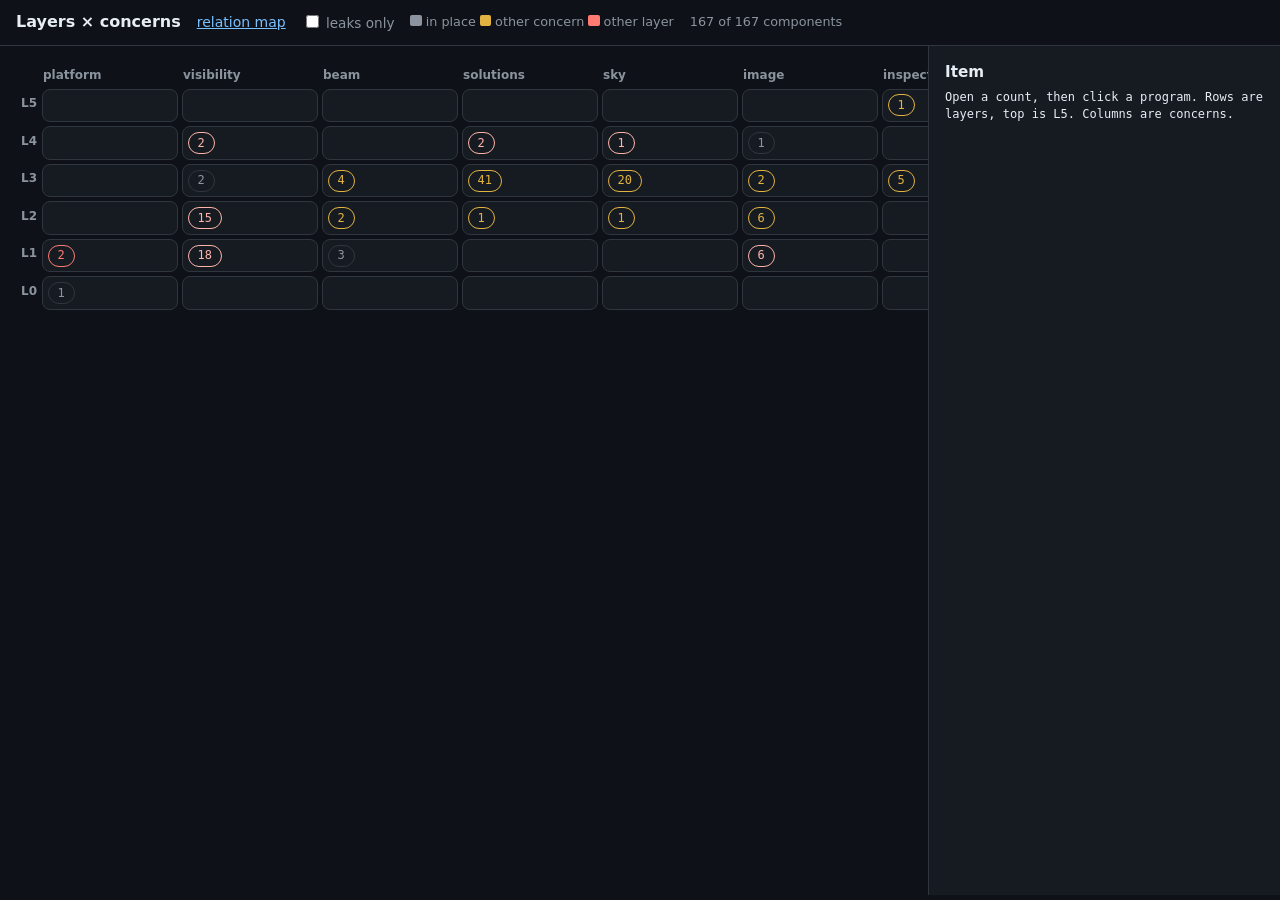
<file: gaps.html>
<!DOCTYPE html>
<html lang="en">
<head>
<meta charset="utf-8">
<meta name="viewport" content="width=device-width, initial-scale=1">
<title>Layers × concerns</title>
<style>
  :root {
    --bg:#0e1117; --panel:#161b22; --border:#30363d; --text:#e6edf3;
    --muted:#8b949e; --leak:#e3b341; --move:#ff7b72; --ok:#8b949e;
  }
  * { box-sizing: border-box; }
  body { margin:0; background:var(--bg); color:var(--text);
    font:14px/1.4 ui-sans-serif, system-ui, sans-serif; }
  header { padding:.7rem 1rem; border-bottom:1px solid var(--border);
    display:flex; flex-wrap:wrap; gap:.6rem 1rem; align-items:center; }
  h1 { font-size:1rem; margin:0; }
  a { color:#79c0ff; }
  label { color:var(--muted); font-size:.85rem; }
  html, body { height:100%; }
  #layout { display:flex; height:calc(100% - 3.2rem); min-height:0; }
  .board { flex:1; overflow:auto; padding:1rem; min-width:0; }
  #side {
    width:22rem; max-width:40vw; overflow:auto;
    border-left:1px solid var(--border); padding:.8rem 1rem 2rem;
    background:var(--panel);
  }
  #side h2 { font-size:.95rem; margin:.2rem 0 .4rem; }
  table { border-collapse:separate; border-spacing:4px; min-width:1100px; }
  th, td { vertical-align:top; }
  th { color:var(--muted); font-weight:600; font-size:.75rem; text-align:left; }
  th.lay { width:2.4rem; text-align:right; padding-top:.4rem; }
  td.cell {
    background:var(--panel); border:1px solid var(--border); border-radius:8px;
    min-width:8.5rem; padding:.3rem;
  }
  button.count {
    background:transparent; color:var(--ok); border:1px solid var(--border);
    border-radius:999px; padding:.1rem .55rem; font:12px/1.4 ui-monospace, monospace;
    cursor:pointer;
  }
  button.count.leak { color:var(--leak); border-color:var(--leak); }
  button.count.move { color:var(--move); border-color:var(--move); }
  button.count.both { color:#ffb4a8; border-color:#ffb4a8; }
  .items { margin-top:.35rem; }
  .chip {
    display:block; margin:.2rem 0; padding:.25rem .35rem;
    border:1px solid var(--border); border-radius:5px;
    font:11px/1.3 ui-monospace, monospace; color:var(--ok);
    white-space:normal; cursor:pointer; text-align:left; width:100%;
    background:transparent;
  }
  .chip .prog { display:block; font-weight:650; }
  .chip .comp { display:block; }
  .chip.leak { color:var(--leak); }
  .chip.move { color:var(--move); }
  .chip.both { color:#ffb4a8; }
  .chip.on { outline:1px solid var(--text); }
  #detail {
    white-space:pre-wrap; word-break:break-word;
    font:12px/1.4 ui-monospace, monospace; color:var(--text); margin:0;
  }
  .swatch { display:inline-block; width:.7rem; height:.7rem; border-radius:2px; margin-right:.25rem; }
</style>
</head>
<body>
<header>
  <h1>Layers × concerns</h1>
  <a href="index.html">relation map</a>
  <label><input id="leaks" type="checkbox"> leaks only</label>
  <span style="color:var(--muted);font-size:.8rem">
    <i class="swatch" style="background:#8b949e"></i>in place
    <i class="swatch" style="background:#e3b341"></i>other concern
    <i class="swatch" style="background:#ff7b72"></i>other layer
  </span>
  <span id="stats" style="color:var(--muted);font-size:.8rem"></span>
</header>
<div id="layout">
  <div class="board"><table id="grid"></table></div>
  <aside id="side">
    <h2>Item</h2>
    <pre id="detail">Open a count, then click a program. Rows are layers, top is L5. Columns are concerns.</pre>
  </aside>
</div>
<script>
const ROWS = [{"context": "aoflagger", "id": "aoflagger.lib", "clang": "cpp", "tlang": "cpp", "clay": "L1", "tlay": "L1", "concern": "visibility", "io": "ms, lua", "drift": "", "tags": [], "layer_move": false, "lang_move": false, "concern_leak": false}, {"context": "aoflagger", "id": "aoflagger.cli", "clang": "cpp", "tlang": "cpp", "clay": "L1", "tlay": "L1", "concern": "visibility", "io": "ms, lua", "drift": "", "tags": [], "layer_move": false, "lang_move": false, "concern_leak": false}, {"context": "aoflagger", "id": "aoflagger.gui", "clang": "cpp", "tlang": "cpp", "clay": "L5", "tlay": "L5", "concern": "inspect", "io": "ms, plot", "drift": "concern: rfigui and aoqplot inspect a Measurement Set. They are built only when ENABLE_GUI is on and GTKMM is found", "tags": ["concern", "rfigui", "aoqplot"], "layer_move": false, "lang_move": false, "concern_leak": true}, {"context": "aoflagger", "id": "aoflagger.quality", "clang": "cpp", "tlang": "cpp", "clay": "L3", "tlay": "L3", "concern": "inspect", "io": "ms, log", "drift": "concern: aoquality writes a summary, not flags", "tags": ["concern", "aoquality"], "layer_move": false, "lang_move": false, "concern_leak": true}, {"context": "aoflagger", "id": "aoflagger.strategies", "clang": "lua", "tlang": "data", "clay": "L1", "tlay": "L0", "concern": "visibility", "io": "lua", "drift": "layer. copy: this tree ships lofar-default.lua. LINC ships lofar-hba-wideband.lua and lofar-lba-wideband.lua and passes those into DP3", "tags": ["layer", "copy"], "layer_move": true, "lang_move": true, "concern_leak": false}, {"context": "aoflagger", "id": "aoflagger.python", "clang": "python", "tlang": "python", "clay": "L3", "tlay": "L3", "concern": "visibility", "io": "ms", "drift": "", "tags": [], "layer_move": false, "lang_move": false, "concern_leak": false}, {"context": "casacore", "id": "casacore.tables", "clang": "cpp", "tlang": "cpp", "clay": "L1", "tlay": "L1", "concern": "visibility", "io": "directory", "drift": "", "tags": [], "layer_move": false, "lang_move": false, "concern_leak": false}, {"context": "casacore", "id": "casacore.ms", "clang": "cpp", "tlang": "cpp", "clay": "L1", "tlay": "L1", "concern": "visibility", "io": "ms", "drift": "", "tags": [], "layer_move": false, "lang_move": false, "concern_leak": false}, {"context": "casacore", "id": "casacore.measures", "clang": "cpp", "tlang": "cpp", "clay": "L1", "tlay": "L1", "concern": "platform", "io": "directory", "drift": "state: if DATA_DIR has no ephemerides/ at build time, the path is supplied at run time. LINC's image downloads WSRT_Measures into the prefix", "tags": ["state"], "layer_move": false, "lang_move": false, "concern_leak": false}, {"context": "casacore", "id": "casacore.images", "clang": "cpp", "tlang": "cpp", "clay": "L1", "tlay": "L1", "concern": "image", "io": "fits", "drift": "concern: images and FITS sit in the same suite as the Measurement Set. WCSLIB 5.14 crashes casacore tests", "tags": ["concern"], "layer_move": false, "lang_move": false, "concern_leak": true}, {"context": "casacore", "id": "casacore.dysco", "clang": "cpp", "tlang": "cpp", "clay": "L1", "tlay": "L1", "concern": "visibility", "io": "ms", "drift": "copy: this is the Dysco storage manager, built into casacore by default", "tags": ["copy"], "layer_move": false, "lang_move": false, "concern_leak": false}, {"context": "casacore", "id": "casacore.sisco", "clang": "cpp", "tlang": "cpp", "clay": "L1", "tlay": "L1", "concern": "visibility", "io": "ms", "drift": "copy: a second compression storage manager, also on by default", "tags": ["copy"], "layer_move": false, "lang_move": false, "concern_leak": false}, {"context": "casacore", "id": "casacore.python", "clang": "python", "tlang": "python", "clay": "L3", "tlay": "L3", "concern": "visibility", "io": "ms", "drift": "copy: python-casacore is a separate project from these in-tree bindings. RMextract imports the older name pyrap.tables", "tags": ["copy"], "layer_move": false, "lang_move": false, "concern_leak": false}, {"context": "cwltool", "id": "cwltool.cli", "clang": "python", "tlang": "python", "clay": "L4", "tlay": "L4", "concern": "schedule", "io": "command, json", "drift": "", "tags": [], "layer_move": false, "lang_move": false, "concern_leak": false}, {"context": "cwltool", "id": "cwltool.local", "clang": "python", "tlang": "python", "clay": "L4", "tlay": "L4", "concern": "schedule", "io": "command, directory", "drift": "state: --no-container runs the step on the host PATH. --preserve-environment copies named variables from the caller. LINC's tests pass PATH, PYTHONPATH, and LINC_DATA_ROOT", "tags": ["state"], "layer_move": false, "lang_move": false, "concern_leak": false}, {"context": "cwltool", "id": "cwltool.container", "clang": "python", "tlang": "python", "clay": "L4", "tlay": "L4", "concern": "schedule", "io": "command", "drift": "copy: Docker, Singularity, Podman, and udocker are four ways to run the same step. The CWL document names a Docker image. The flag selects the runtime", "tags": ["copy"], "layer_move": false, "lang_move": false, "concern_leak": false}, {"context": "dp3", "id": "dp3.cli", "clang": "cpp", "tlang": "cpp", "clay": "L2", "tlay": "L2", "concern": "visibility", "io": "parset, ms, h5parm", "drift": "knot: one binary runs flag, average, demix, apply, predict, solve, and optional imaging. state: with no arguments the process loads DP3.parset, DPPP.parset, or NDPPP.parset from the working directory. pause_before_start reads stdin", "tags": ["knot", "state"], "layer_move": false, "lang_move": false, "concern_leak": false}, {"context": "dp3", "id": "dp3.input", "clang": "cpp", "tlang": "cpp", "clay": "L2", "tlay": "L2", "concern": "visibility", "io": "ms", "drift": "", "tags": [], "layer_move": false, "lang_move": false, "concern_leak": false}, {"context": "dp3", "id": "dp3.output", "clang": "cpp", "tlang": "cpp", "clay": "L2", "tlay": "L2", "concern": "visibility", "io": "ms", "drift": "state: an msout path equal to msin updates the input Measurement Set in place. contract: storagemanager=dysco names a plugin DP3 does not link", "tags": ["state", "msout", "msin", "contract"], "layer_move": false, "lang_move": false, "concern_leak": false}, {"context": "dp3", "id": "dp3.flag", "clang": "cpp", "tlang": "cpp", "clay": "L2", "tlay": "L2", "concern": "visibility", "io": "ms, lua", "drift": "knot: five flaggers. The aoflagger step is the one that calls ext.aoflagger", "tags": ["knot"], "layer_move": false, "lang_move": false, "concern_leak": false}, {"context": "dp3", "id": "dp3.average", "clang": "cpp", "tlang": "cpp", "clay": "L2", "tlay": "L2", "concern": "visibility", "io": "ms", "drift": "", "tags": [], "layer_move": false, "lang_move": false, "concern_leak": false}, {"context": "dp3", "id": "dp3.demix", "clang": "cpp", "tlang": "cpp", "clay": "L2", "tlay": "L2", "concern": "visibility", "io": "ms, skymodel", "drift": "concern: the sources it subtracts are a sky model", "tags": ["concern", "sky"], "layer_move": false, "lang_move": false, "concern_leak": true}, {"context": "dp3", "id": "dp3.applycal", "clang": "cpp", "tlang": "cpp", "clay": "L2", "tlay": "L2", "concern": "visibility", "io": "ms, h5parm, directory", "drift": "concern: it parses h5parm and ParmDB. The multiply into the visibilities is this engine", "tags": ["concern"], "layer_move": false, "lang_move": false, "concern_leak": true}, {"context": "dp3", "id": "dp3.applybeam", "clang": "cpp", "tlang": "cpp", "clay": "L2", "tlay": "L2", "concern": "beam", "io": "ms", "drift": "concern: the beam is EveryBeam. This step applies the result", "tags": ["concern"], "layer_move": false, "lang_move": false, "concern_leak": true}, {"context": "dp3", "id": "dp3.predict", "clang": "cpp", "tlang": "cpp", "clay": "L2", "tlay": "L2", "concern": "visibility", "io": "skymodel, h5parm, ms", "drift": "knot. concern: predict, IDG predict, Sagecal predict, and h5parm predict are separate engines behind one step list. Which of them exist depends on the build", "tags": ["knot", "concern"], "layer_move": false, "lang_move": false, "concern_leak": true}, {"context": "dp3", "id": "dp3.solve", "clang": "cpp", "tlang": "cpp", "clay": "L2", "tlay": "L2", "concern": "visibility", "io": "ms, skymodel, h5parm", "drift": "concern: ddecal writes the h5parm. The file layout is the solutions contract", "tags": ["concern", "ddecal", "solutions"], "layer_move": false, "lang_move": false, "concern_leak": true}, {"context": "dp3", "id": "dp3.image", "clang": "cpp", "tlang": "cpp", "clay": "L2", "tlay": "L2", "concern": "image", "io": "ms, fits", "drift": "concern: imaging is not the streaming engine. The image step is absent unless WSClean was found at build time", "tags": ["concern", "image"], "layer_move": false, "lang_move": false, "concern_leak": true}, {"context": "dp3", "id": "dp3.sky", "clang": "cpp", "tlang": "cpp", "clay": "L2", "tlay": "L2", "concern": "sky", "io": "skymodel", "drift": "concern: a sky-model reader lives in the visibility engine", "tags": ["concern"], "layer_move": false, "lang_move": false, "concern_leak": true}, {"context": "dp3", "id": "dp3.parmdb", "clang": "cpp", "tlang": "cpp", "clay": "L2", "tlay": "L2", "concern": "solutions", "io": "directory", "drift": "concern: ParmDB is a second solution format beside h5parm", "tags": ["concern"], "layer_move": false, "lang_move": false, "concern_leak": true}, {"context": "dp3", "id": "dp3.python", "clang": "cpp", "tlang": "python", "clay": "L2", "tlay": "L3", "concern": "visibility", "io": "ms", "drift": "language. concern: a user Python class becomes a step in the C++ chain", "tags": ["language", "concern"], "layer_move": true, "lang_move": true, "concern_leak": true}, {"context": "dysco", "id": "dysco.library", "clang": "cpp", "tlang": "cpp", "clay": "L1", "tlay": "L1", "concern": "visibility", "io": "ms", "drift": "copy: casacore vendors the same storage manager and builds it by default. state: the .so is found through the dynamic linker, as with LofarStMan", "tags": ["copy", "state"], "layer_move": false, "lang_move": false, "concern_leak": false}, {"context": "dysco", "id": "dysco.compress", "clang": "cpp", "tlang": "cpp", "clay": "L1", "tlay": "L1", "concern": "visibility", "io": "ms", "drift": "", "tags": [], "layer_move": false, "lang_move": false, "concern_leak": false}, {"context": "dysco", "id": "dysco.decompress", "clang": "cpp", "tlang": "cpp", "clay": "L1", "tlay": "L1", "concern": "visibility", "io": "ms", "drift": "", "tags": [], "layer_move": false, "lang_move": false, "concern_leak": false}, {"context": "everybeam", "id": "everybeam.load", "clang": "cpp", "tlang": "cpp", "clay": "L1", "tlay": "L1", "concern": "beam", "io": "ms", "drift": "state: a Measurement Set whose TELESCOPE_NAME is CARMA is treated as DSA-110", "tags": ["state"], "layer_move": false, "lang_move": false, "concern_leak": false}, {"context": "everybeam", "id": "everybeam.element", "clang": "cpp", "tlang": "cpp", "clay": "L1", "tlay": "L1", "concern": "beam", "io": "directory", "drift": "state: LOBES falls back to Hamaker when a station coefficient file is missing, and further warnings are suppressed", "tags": ["state"], "layer_move": false, "lang_move": false, "concern_leak": false}, {"context": "everybeam", "id": "everybeam.telescope", "clang": "cpp", "tlang": "cpp", "clay": "L1", "tlay": "L1", "concern": "beam", "io": "ms", "drift": "", "tags": [], "layer_move": false, "lang_move": false, "concern_leak": false}, {"context": "everybeam", "id": "everybeam.coeffs", "clang": "data", "tlang": "data", "clay": "L1", "tlay": "L0", "concern": "platform", "io": "directory", "drift": "layer. contract: Hamaker is shipped as .coeff and as HDF5. state: GetDataDirectory checks a compiled path, then EVERYBEAM_DATADIR, then CONDA_PREFIX, then VIRTUAL_ENV", "tags": ["layer", "contract", "state"], "layer_move": true, "lang_move": false, "concern_leak": false}, {"context": "everybeam", "id": "everybeam.python", "clang": "python", "tlang": "python", "clay": "L3", "tlay": "L3", "concern": "beam", "io": "ms", "drift": "", "tags": [], "layer_move": false, "lang_move": false, "concern_leak": false}, {"context": "everybeam", "id": "everybeam.aterms", "clang": "cpp", "tlang": "cpp", "clay": "L1", "tlay": "L2", "concern": "image", "io": "ms, fits", "drift": "layer. concern: an image-plane kernel and a FITS screen reader live in the beam library", "tags": ["layer", "concern"], "layer_move": true, "lang_move": false, "concern_leak": true}, {"context": "facetselfcal", "id": "facetselfcal.cli", "clang": "python", "tlang": "cwl", "clay": "L4", "tlay": "L4", "concern": "schedule", "io": "ms, fits, h5parm, parset", "drift": "language: the cycle is a Python driver, not a workflow document. knot: prepare, flag, image, find, solve, merge, and archive are one file. state: shell=True, copies into the working directory, and full_config.txt", "tags": ["language", "knot", "state"], "layer_move": false, "lang_move": true, "concern_leak": false}, {"context": "facetselfcal", "id": "facetselfcal.prep", "clang": "python", "tlang": "cwl", "clay": "L4", "tlay": "L4", "concern": "schedule", "io": "ms, parset", "drift": "knot: taql edits, DP3 average and phase-up, and telescope-specific fixes. state: Dysco is switched off for stacking and for CASA setjy", "tags": ["knot", "state", "setjy"], "layer_move": false, "lang_move": true, "concern_leak": false}, {"context": "facetselfcal", "id": "facetselfcal.flag", "clang": "python", "tlang": "cwl", "clay": "L4", "tlay": "L4", "concern": "schedule", "io": "ms, lua", "drift": "state: a strategy name is resolved inside the package and copied to tmp. in the working directory", "tags": ["state"], "layer_move": false, "lang_move": true, "concern_leak": false}, {"context": "facetselfcal", "id": "facetselfcal.image", "clang": "python", "tlang": "cwl", "clay": "L4", "tlay": "L4", "concern": "image", "io": "ms, fits, h5parm", "drift": "contract: facet solutions are applied by name (amplitude000,phase000) inside the WSClean command line", "tags": ["contract"], "layer_move": false, "lang_move": true, "concern_leak": false}, {"context": "facetselfcal", "id": "facetselfcal.sources", "clang": "python", "tlang": "python", "clay": "L3", "tlay": "L3", "concern": "image", "io": "fits, skymodel", "drift": "concern: PyBDSF finds the sources. The direction file is input to the next solve", "tags": ["concern"], "layer_move": false, "lang_move": false, "concern_leak": true}, {"context": "facetselfcal", "id": "facetselfcal.solve", "clang": "python", "tlang": "cwl", "clay": "L4", "tlay": "L4", "concern": "visibility", "io": "ms, parset, h5parm", "drift": "contract: the DP3 parset is a string built in the driver. The direction file names the solution type per cycle", "tags": ["contract"], "layer_move": false, "lang_move": true, "concern_leak": false}, {"context": "facetselfcal", "id": "facetselfcal.h5", "clang": "python", "tlang": "python", "clay": "L3", "tlay": "L3", "concern": "solutions", "io": "h5parm", "drift": "state: input h5parms are copied into the working directory. PyTables opens them in append mode beside losoto.h5parm. contract: soltab names such as phase000 are rewritten here", "tags": ["state", "contract"], "layer_move": false, "lang_move": false, "concern_leak": false}, {"context": "facetselfcal", "id": "facetselfcal.beam", "clang": "python", "tlang": "python", "clay": "L3", "tlay": "L3", "concern": "beam", "io": "ms, h5parm", "drift": "copy: stationresponse is the default and everybeam is the other implementation. The default import is lofar.stationresponse, which is not in this tree", "tags": ["copy", "stationresponse", "everybeam"], "layer_move": false, "lang_move": false, "concern_leak": false}, {"context": "facetselfcal", "id": "facetselfcal.sky", "clang": "python", "tlang": "python", "clay": "L3", "tlay": "L3", "concern": "sky", "io": "ms, skymodel, fits", "drift": "concern: GSM download, BBS models, and MeerKAT WSClean text are three writers of a sky model", "tags": ["concern"], "layer_move": false, "lang_move": false, "concern_leak": true}, {"context": "facetselfcal", "id": "facetselfcal.archive", "clang": "python", "tlang": "cwl", "clay": "L4", "tlay": "L4", "concern": "archive", "io": "ms, fits, h5parm, directory", "drift": "boundary: the tarball is a site product packed inside the science run", "tags": ["boundary"], "layer_move": false, "lang_move": true, "concern_leak": false}, {"context": "idg", "id": "idg.cpu", "clang": "cpp", "tlang": "cpp", "clay": "L1", "tlay": "L1", "concern": "image", "io": "ms, fits", "drift": "", "tags": [], "layer_move": false, "lang_move": false, "concern_leak": false}, {"context": "idg", "id": "idg.cuda", "clang": "cpp", "tlang": "cpp", "clay": "L1", "tlay": "L1", "concern": "image", "io": "ms, fits", "drift": "copy: a second kernel of the same gridder. BUILD_LIB_CUDA defaults to off. When both CPU and CUDA are on, the build also exports idg-hybrid-cuda", "tags": ["copy"], "layer_move": false, "lang_move": false, "concern_leak": false}, {"context": "idg", "id": "idg.api", "clang": "cpp", "tlang": "cpp", "clay": "L1", "tlay": "L1", "concern": "image", "io": "ms, fits", "drift": "", "tags": [], "layer_move": false, "lang_move": false, "concern_leak": false}, {"context": "idg", "id": "idg.cal", "clang": "cpp", "tlang": "cpp", "clay": "L1", "tlay": "L2", "concern": "visibility", "io": "ms", "drift": "layer. concern: idg-cal solves, beside the gridder", "tags": ["layer", "concern"], "layer_move": true, "lang_move": false, "concern_leak": true}, {"context": "idg", "id": "idg.bin", "clang": "cpp", "tlang": "cpp", "clay": "L1", "tlay": "L1", "concern": "image", "io": "ms, fits", "drift": "boundary: examples, and a Python binding that is off unless BUILD_WITH_PYTHON is set. MPI is off unless BUILD_WITH_MPI is set", "tags": ["boundary"], "layer_move": false, "lang_move": false, "concern_leak": false}, {"context": "linc", "id": "linc.entry.hba_calibrator", "clang": "cwl", "tlang": "cwl", "clay": "L4", "tlay": "L4", "concern": "schedule", "io": "command, ms", "drift": "copy: the calibrator input list exists to set HBA defaults", "tags": ["copy"], "layer_move": false, "lang_move": false, "concern_leak": false}, {"context": "linc", "id": "linc.entry.lba_calibrator", "clang": "cwl", "tlang": "cwl", "clay": "L4", "tlay": "L4", "concern": "schedule", "io": "command, ms", "drift": "copy: same graph, LBA defaults", "tags": ["copy"], "layer_move": false, "lang_move": false, "concern_leak": false}, {"context": "linc", "id": "linc.entry.hba_target", "clang": "cwl", "tlang": "cwl", "clay": "L4", "tlay": "L4", "concern": "schedule", "io": "command, ms, h5parm", "drift": "copy: the target input list exists to set HBA defaults", "tags": ["copy"], "layer_move": false, "lang_move": false, "concern_leak": false}, {"context": "linc", "id": "linc.entry.lba_target", "clang": "cwl", "tlang": "cwl", "clay": "L4", "tlay": "L4", "concern": "schedule", "io": "command, ms, h5parm", "drift": "copy. knot. concern: the defaults turn on LBA selfcal, so this entry also runs image and solutions", "tags": ["copy", "knot", "concern", "image", "solutions"], "layer_move": false, "lang_move": false, "concern_leak": true}, {"context": "linc", "id": "linc.entry.hba_target_vlbi", "clang": "cwl", "tlang": "cwl", "clay": "L4", "tlay": "L4", "concern": "schedule", "io": "command, ms, h5parm", "drift": "copy: HBA target with output_fullres_data defaulting on", "tags": ["copy"], "layer_move": false, "lang_move": false, "concern_leak": false}, {"context": "linc", "id": "linc.entry.ldv_calibrator", "clang": "cwl", "tlang": "cwl", "clay": "L4", "tlay": "L4", "concern": "archive", "io": "directory", "drift": "boundary. concern: fetch, compress, and ingest live in the scheduling repo", "tags": ["boundary", "concern"], "layer_move": false, "lang_move": false, "concern_leak": true}, {"context": "linc", "id": "linc.entry.ldv_target", "clang": "cwl", "tlang": "cwl", "clay": "L4", "tlay": "L4", "concern": "archive", "io": "directory, h5parm", "drift": "boundary. concern: same archive shell", "tags": ["boundary", "concern"], "layer_move": false, "lang_move": false, "concern_leak": true}, {"context": "linc", "id": "linc.calibrator", "clang": "cwl", "tlang": "cwl", "clay": "L4", "tlay": "L4", "concern": "schedule", "io": "ms, h5parm", "drift": "", "tags": [], "layer_move": false, "lang_move": false, "concern_leak": false}, {"context": "linc", "id": "linc.target", "clang": "cwl", "tlang": "cwl", "clay": "L4", "tlay": "L4", "concern": "schedule", "io": "ms, h5parm", "drift": "knot. concern: direction-independent phase, selfcal imaging, and diagnostics are one workflow", "tags": ["knot", "concern"], "layer_move": false, "lang_move": false, "concern_leak": true}, {"context": "linc", "id": "linc.calibrator.prep", "clang": "cwl", "tlang": "cwl", "clay": "L4", "tlay": "L4", "concern": "schedule", "io": "ms, parset, skymodel, lua", "drift": "knot: flag, demix, average, and a skymodel pick. contract: those jobs are a generated DP3 parset. concern: the work is visibility and sky", "tags": ["knot", "contract", "concern", "visibility", "sky"], "layer_move": false, "lang_move": false, "concern_leak": true}, {"context": "linc", "id": "linc.calibrator.pa", "clang": "cwl", "tlang": "cwl", "clay": "L4", "tlay": "L4", "concern": "schedule", "io": "h5parm, ms, parset", "drift": "copy: same motif as Faraday, bandpass, and clock. contract: soltab names. concern: the edit is solutions, the solve is visibility", "tags": ["copy", "contract", "concern", "solutions", "visibility"], "layer_move": false, "lang_move": false, "concern_leak": true}, {"context": "linc", "id": "linc.calibrator.fr", "clang": "cwl", "tlang": "cwl", "clay": "L4", "tlay": "L4", "concern": "schedule", "io": "h5parm, ms, parset", "drift": "copy. contract. concern: same split as polarization alignment", "tags": ["copy", "contract", "concern"], "layer_move": false, "lang_move": false, "concern_leak": true}, {"context": "linc", "id": "linc.calibrator.bp", "clang": "cwl", "tlang": "cwl", "clay": "L4", "tlay": "L4", "concern": "schedule", "io": "h5parm, ms, parset", "drift": "copy. contract. concern. state: amplitude transfer defaults to $LINC_DATA_ROOT/solutions/3C48.h5", "tags": ["copy", "contract", "concern", "state"], "layer_move": false, "lang_move": false, "concern_leak": true}, {"context": "linc", "id": "linc.calibrator.ion", "clang": "cwl", "tlang": "cwl", "clay": "L4", "tlay": "L4", "concern": "schedule", "io": "h5parm, parset", "drift": "copy. contract: clock and TEC soltabs are LoSoTo names. concern: the split is solutions", "tags": ["copy", "contract", "concern", "solutions"], "layer_move": false, "lang_move": false, "concern_leak": true}, {"context": "linc", "id": "linc.target.prep", "clang": "cwl", "tlang": "cwl", "clay": "L4", "tlay": "L4", "concern": "schedule", "io": "h5parm, ms, parset, skymodel", "drift": "knot: apply, optional demix, RM, skymodel. contract: DP3 parset and spinifex rotation000. concern: visibility, beam, solutions, and sky in one stage", "tags": ["knot", "contract", "concern", "visibility", "beam", "solutions", "sky"], "layer_move": false, "lang_move": false, "concern_leak": true}, {"context": "linc", "id": "linc.target.gsmcal", "clang": "cwl", "tlang": "cwl", "clay": "L4", "tlay": "L4", "concern": "schedule", "io": "h5parm, ms, parset, skymodel", "drift": "knot. concern: the phase solve is visibility; dispatching both selfcals pulls in image", "tags": ["knot", "concern", "visibility", "image"], "layer_move": false, "lang_move": false, "concern_leak": true}, {"context": "linc", "id": "linc.target.selfcal_hba", "clang": "cwl", "tlang": "cwl", "clay": "L4", "tlay": "L4", "concern": "schedule", "io": "h5parm, ms, fits", "drift": "knot. concern: imaging belongs to image (ext.wsclean)", "tags": ["knot", "concern", "image"], "layer_move": false, "lang_move": false, "concern_leak": true}, {"context": "linc", "id": "linc.target.selfcal_lba", "clang": "cwl", "tlang": "cwl", "clay": "L4", "tlay": "L4", "concern": "schedule", "io": "h5parm, ms, fits, skymodel", "drift": "knot. concern: TEC, amplitude, subtract, mask, and images. Overlaps LiLF", "tags": ["knot", "concern"], "layer_move": false, "lang_move": false, "concern_leak": true}, {"context": "linc", "id": "linc.target.finalize", "clang": "cwl", "tlang": "cwl", "clay": "L4", "tlay": "L4", "concern": "schedule", "io": "ms, h5parm, fits, plot", "drift": "knot. concern: plots and the summary are inspect. state: those products are written inside the reduction, not as a later read", "tags": ["knot", "concern", "inspect", "state"], "layer_move": false, "lang_move": false, "concern_leak": true}, {"context": "linc", "id": "linc.glue.h5parm_collect", "clang": "cwl", "tlang": "python", "clay": "L4", "tlay": "L3", "concern": "solutions", "io": "h5parm", "drift": "layer. concern: the merge is LoSoTo's script, wrapped as a workflow step. contract: LINC calls it by bare name", "tags": ["layer", "concern", "contract"], "layer_move": true, "lang_move": true, "concern_leak": true}, {"context": "linc", "id": "linc.data.skymodels", "clang": "data", "tlang": "data", "clay": "L4", "tlay": "L0", "concern": "sky", "io": "skymodel", "drift": "layer. concern: sky lists ship in the scheduling tree. state: steps resolve them through LINC_DATA_ROOT", "tags": ["layer", "concern", "state"], "layer_move": true, "lang_move": false, "concern_leak": true}, {"context": "linc", "id": "linc.data.rfistrategy", "clang": "lua", "tlang": "data", "clay": "L4", "tlay": "L0", "concern": "visibility", "io": "lua", "drift": "language. concern: flagger strategies ship in the scheduling tree. state: same LINC_DATA_ROOT lookup", "tags": ["language", "concern", "state"], "layer_move": true, "lang_move": true, "concern_leak": true}, {"context": "linc", "id": "linc.data.calibrator_solution", "clang": "data", "tlang": "data", "clay": "L4", "tlay": "L0", "concern": "solutions", "io": "h5parm", "drift": "layer. concern: an h5parm is vendored in the workflow. state: the transfer step has that path as a default", "tags": ["layer", "concern", "state"], "layer_move": true, "lang_move": false, "concern_leak": true}, {"context": "linc", "id": "linc.image", "clang": "shell", "tlang": "data", "clay": "L0", "tlay": "L0", "concern": "platform", "io": "command, directory", "drift": "boundary. knot: one Dockerfile compiles the engines. state: Measures are downloaded into the image at build", "tags": ["boundary", "knot", "state"], "layer_move": false, "lang_move": true, "concern_leak": false}, {"context": "lofarstman", "id": "lofarstman.library", "clang": "cpp", "tlang": "cpp", "clay": "L1", "tlay": "L1", "concern": "visibility", "io": "ms", "drift": "", "tags": [], "layer_move": false, "lang_move": false, "concern_leak": false}, {"context": "lofarstman", "id": "lofarstman.register", "clang": "cpp", "tlang": "cpp", "clay": "L1", "tlay": "L1", "concern": "visibility", "io": "command", "drift": "state: the table stores the type name LofarStMan. The .so is found through the dynamic linker, which the README tells the user to set with LD_LIBRARY_PATH", "tags": ["state"], "layer_move": false, "lang_move": false, "concern_leak": false}, {"context": "lofarstman", "id": "lofarstman.data", "clang": "cpp", "tlang": "cpp", "clay": "L1", "tlay": "L1", "concern": "visibility", "io": "ms", "drift": "", "tags": [], "layer_move": false, "lang_move": false, "concern_leak": false}, {"context": "lofarstman", "id": "lofarstman.weights", "clang": "cpp", "tlang": "cpp", "clay": "L1", "tlay": "L1", "concern": "visibility", "io": "ms", "drift": "", "tags": [], "layer_move": false, "lang_move": false, "concern_leak": false}, {"context": "lofarstman", "id": "lofarstman.meta", "clang": "cpp", "tlang": "cpp", "clay": "L1", "tlay": "L1", "concern": "visibility", "io": "ms", "drift": "", "tags": [], "layer_move": false, "lang_move": false, "concern_leak": false}, {"context": "lofarstman", "id": "lofarstman.uvw", "clang": "cpp", "tlang": "cpp", "clay": "L1", "tlay": "L1", "concern": "visibility", "io": "ms", "drift": "contract: UVW is not in the raw file. UvwColumn computes it from antenna positions and the phase direction when that calculation is possible", "tags": ["contract"], "layer_move": false, "lang_move": false, "concern_leak": false}, {"context": "lofarstman", "id": "lofarstman.constants", "clang": "cpp", "tlang": "cpp", "clay": "L1", "tlay": "L1", "concern": "visibility", "io": "ms", "drift": "contract: FLAG_ROW is always false, and any other scalar column is always zero. Those values are not in the data file", "tags": ["contract"], "layer_move": false, "lang_move": false, "concern_leak": false}, {"context": "losoto", "id": "losoto.h5parm", "clang": "python", "tlang": "python", "clay": "L3", "tlay": "L3", "concern": "solutions", "io": "h5parm", "drift": "contract: the layout is the library, not a versioned schema beside it", "tags": ["contract"], "layer_move": false, "lang_move": false, "concern_leak": false}, {"context": "losoto", "id": "losoto.cli", "clang": "python", "tlang": "python", "clay": "L3", "tlay": "L3", "concern": "solutions", "io": "h5parm, parset", "drift": "state: the command opens the input h5parm read-write and mutates it. The parset does not name an output path", "tags": ["state"], "layer_move": false, "lang_move": false, "concern_leak": false}, {"context": "losoto", "id": "losoto.fit.clocktec", "clang": "python", "tlang": "python", "clay": "L3", "tlay": "L3", "concern": "solutions", "io": "in-process", "drift": "boundary: optional imports of lofar.expion and casacore.tables, outside the declared stack", "tags": ["boundary"], "layer_move": false, "lang_move": false, "concern_leak": false}, {"context": "losoto", "id": "losoto.op.abs", "clang": "python", "tlang": "python", "clay": "L3", "tlay": "L3", "concern": "solutions", "io": "h5parm, parset", "drift": "", "tags": [], "layer_move": false, "lang_move": false, "concern_leak": false}, {"context": "losoto", "id": "losoto.op.clip", "clang": "python", "tlang": "python", "clay": "L3", "tlay": "L3", "concern": "solutions", "io": "h5parm, parset", "drift": "", "tags": [], "layer_move": false, "lang_move": false, "concern_leak": false}, {"context": "losoto", "id": "losoto.op.clocktec", "clang": "python", "tlang": "python", "clay": "L3", "tlay": "L3", "concern": "solutions", "io": "h5parm, parset", "drift": "contract: default soltabs clock000, tec000, phase_offset000, tec3rd000. LINC already uses the clock and TEC names", "tags": ["contract"], "layer_move": false, "lang_move": false, "concern_leak": false}, {"context": "losoto", "id": "losoto.op.deleteaxis", "clang": "python", "tlang": "python", "clay": "L3", "tlay": "L3", "concern": "solutions", "io": "h5parm, parset", "drift": "", "tags": [], "layer_move": false, "lang_move": false, "concern_leak": false}, {"context": "losoto", "id": "losoto.op.polalign", "clang": "python", "tlang": "python", "clay": "L3", "tlay": "L3", "concern": "solutions", "io": "h5parm, parset", "drift": "contract: default output soltab phasediff", "tags": ["contract", "phasediff"], "layer_move": false, "lang_move": false, "concern_leak": false}, {"context": "losoto", "id": "losoto.op.duplicate", "clang": "python", "tlang": "python", "clay": "L3", "tlay": "L3", "concern": "solutions", "io": "h5parm, parset", "drift": "", "tags": [], "layer_move": false, "lang_move": false, "concern_leak": false}, {"context": "losoto", "id": "losoto.op.faraday", "clang": "python", "tlang": "python", "clay": "L3", "tlay": "L3", "concern": "solutions", "io": "h5parm, parset", "drift": "contract. concern: default rotationmeasure000, while LINC's spinifex step writes rotation000", "tags": ["contract", "concern"], "layer_move": false, "lang_move": false, "concern_leak": true}, {"context": "losoto", "id": "losoto.op.flag", "clang": "python", "tlang": "python", "clay": "L3", "tlay": "L3", "concern": "solutions", "io": "h5parm, parset", "drift": "", "tags": [], "layer_move": false, "lang_move": false, "concern_leak": false}, {"context": "losoto", "id": "losoto.op.flagextend", "clang": "python", "tlang": "python", "clay": "L3", "tlay": "L3", "concern": "solutions", "io": "h5parm, parset", "drift": "", "tags": [], "layer_move": false, "lang_move": false, "concern_leak": false}, {"context": "losoto", "id": "losoto.op.flagstation", "clang": "python", "tlang": "python", "clay": "L3", "tlay": "L3", "concern": "solutions", "io": "h5parm, parset", "drift": "", "tags": [], "layer_move": false, "lang_move": false, "concern_leak": false}, {"context": "losoto", "id": "losoto.op.interpolate", "clang": "python", "tlang": "python", "clay": "L3", "tlay": "L3", "concern": "solutions", "io": "h5parm, parset", "drift": "", "tags": [], "layer_move": false, "lang_move": false, "concern_leak": false}, {"context": "losoto", "id": "losoto.op.interpolatedirections", "clang": "python", "tlang": "python", "clay": "L3", "tlay": "L3", "concern": "solutions", "io": "h5parm, parset", "drift": "", "tags": [], "layer_move": false, "lang_move": false, "concern_leak": false}, {"context": "losoto", "id": "losoto.op.lofarbeam", "clang": "python", "tlang": "python", "clay": "L3", "tlay": "L3", "concern": "beam", "io": "ms, h5parm, parset", "drift": "layer. knot. concern: EveryBeam and a Measurement Set are required to fill a soltab. EveryBeam is not a declared dependency", "tags": ["layer", "knot", "concern"], "layer_move": false, "lang_move": false, "concern_leak": true}, {"context": "losoto", "id": "losoto.op.norm", "clang": "python", "tlang": "python", "clay": "L3", "tlay": "L3", "concern": "solutions", "io": "h5parm, parset", "drift": "", "tags": [], "layer_move": false, "lang_move": false, "concern_leak": false}, {"context": "losoto", "id": "losoto.op.plot", "clang": "python", "tlang": "python", "clay": "L3", "tlay": "L3", "concern": "inspect", "io": "h5parm, plot, parset", "drift": "concern. state: figures are written from the solutions parset, beside the h5parm, with no named output contract", "tags": ["concern", "state"], "layer_move": false, "lang_move": false, "concern_leak": true}, {"context": "losoto", "id": "losoto.op.replicateonaxis", "clang": "python", "tlang": "python", "clay": "L3", "tlay": "L3", "concern": "solutions", "io": "h5parm, parset", "drift": "", "tags": [], "layer_move": false, "lang_move": false, "concern_leak": false}, {"context": "losoto", "id": "losoto.op.reference", "clang": "python", "tlang": "python", "clay": "L3", "tlay": "L3", "concern": "solutions", "io": "h5parm, parset", "drift": "", "tags": [], "layer_move": false, "lang_move": false, "concern_leak": false}, {"context": "losoto", "id": "losoto.op.reset", "clang": "python", "tlang": "python", "clay": "L3", "tlay": "L3", "concern": "solutions", "io": "h5parm, parset", "drift": "", "tags": [], "layer_move": false, "lang_move": false, "concern_leak": false}, {"context": "losoto", "id": "losoto.op.residuals", "clang": "python", "tlang": "python", "clay": "L3", "tlay": "L3", "concern": "solutions", "io": "h5parm, parset", "drift": "", "tags": [], "layer_move": false, "lang_move": false, "concern_leak": false}, {"context": "losoto", "id": "losoto.op.reweight", "clang": "python", "tlang": "python", "clay": "L3", "tlay": "L3", "concern": "solutions", "io": "h5parm, parset", "drift": "", "tags": [], "layer_move": false, "lang_move": false, "concern_leak": false}, {"context": "losoto", "id": "losoto.op.smooth", "clang": "python", "tlang": "python", "clay": "L3", "tlay": "L3", "concern": "solutions", "io": "h5parm, parset", "drift": "", "tags": [], "layer_move": false, "lang_move": false, "concern_leak": false}, {"context": "losoto", "id": "losoto.op.structure", "clang": "python", "tlang": "python", "clay": "L3", "tlay": "L3", "concern": "inspect", "io": "h5parm, parset", "drift": "concern: a diagnostic lives in the solutions package", "tags": ["concern"], "layer_move": false, "lang_move": false, "concern_leak": true}, {"context": "losoto", "id": "losoto.op.tec", "clang": "python", "tlang": "python", "clay": "L3", "tlay": "L3", "concern": "solutions", "io": "h5parm, parset", "drift": "", "tags": [], "layer_move": false, "lang_move": false, "concern_leak": false}, {"context": "losoto", "id": "losoto.bin.collector", "clang": "python", "tlang": "python", "clay": "L3", "tlay": "L3", "concern": "solutions", "io": "h5parm", "drift": "", "tags": [], "layer_move": false, "lang_move": false, "concern_leak": false}, {"context": "losoto", "id": "losoto.bin.split", "clang": "python", "tlang": "python", "clay": "L3", "tlay": "L3", "concern": "solutions", "io": "h5parm", "drift": "", "tags": [], "layer_move": false, "lang_move": false, "concern_leak": false}, {"context": "losoto", "id": "losoto.bin.copy", "clang": "python", "tlang": "python", "clay": "L3", "tlay": "L3", "concern": "solutions", "io": "h5parm", "drift": "", "tags": [], "layer_move": false, "lang_move": false, "concern_leak": false}, {"context": "losoto", "id": "losoto.bin.interpolator", "clang": "python", "tlang": "python", "clay": "L3", "tlay": "L3", "concern": "solutions", "io": "h5parm", "drift": "", "tags": [], "layer_move": false, "lang_move": false, "concern_leak": false}, {"context": "losoto", "id": "losoto.bin.to_parmdb", "clang": "python", "tlang": "python", "clay": "L3", "tlay": "L3", "concern": "solutions", "io": "h5parm, directory", "drift": "boundary. concern: writes parmdb, a second solutions format, through undeclared lofar.parmdb", "tags": ["boundary", "concern"], "layer_move": false, "lang_move": false, "concern_leak": true}, {"context": "losoto", "id": "losoto.bin.from_parmdb", "clang": "python", "tlang": "python", "clay": "L3", "tlay": "L3", "concern": "solutions", "io": "directory, h5parm", "drift": "boundary. concern: reads parmdb and globaldb. Not the losoto command", "tags": ["boundary", "concern", "losoto"], "layer_move": false, "lang_move": false, "concern_leak": true}, {"context": "losoto", "id": "losoto.bin.from_killms", "clang": "python", "tlang": "python", "clay": "L3", "tlay": "L3", "concern": "solutions", "io": "directory, h5parm", "drift": "boundary. concern: reads a killMS pickle. killMS is not a dependency and is not cloned here", "tags": ["boundary", "concern"], "layer_move": false, "lang_move": false, "concern_leak": true}, {"context": "losoto", "id": "losoto.tools.parmdb_collector", "clang": "python", "tlang": "python", "clay": "L3", "tlay": "L3", "concern": "solutions", "io": "parset, directory", "drift": "boundary. concern: not installed. It is the only importer of declared lofar-parameterset", "tags": ["boundary", "concern"], "layer_move": false, "lang_move": false, "concern_leak": true}, {"context": "losoto", "id": "losoto.tools.benchmark", "clang": "python", "tlang": "python", "clay": "L3", "tlay": "L3", "concern": "solutions", "io": "h5parm, directory", "drift": "boundary: not installed. Times h5parm against lofar.parmdb", "tags": ["boundary"], "layer_move": false, "lang_move": false, "concern_leak": false}, {"context": "lsmtool", "id": "lsmtool.skymodel", "clang": "python", "tlang": "python", "clay": "L3", "tlay": "L3", "concern": "sky", "io": "skymodel, ms", "drift": "state: a survey name in place of a path runs a cone search inside the constructor. concern: beamMS adds attenuated fluxes in the same object", "tags": ["state", "concern"], "layer_move": false, "lang_move": false, "concern_leak": true}, {"context": "lsmtool", "id": "lsmtool.tableio", "clang": "python", "tlang": "python", "clay": "L3", "tlay": "L3", "concern": "sky", "io": "skymodel", "drift": "contract: makesourcedb is the suite edge. ds9, kvis, FITS, and VOTable are further writers in the same module", "tags": ["contract"], "layer_move": false, "lang_move": false, "concern_leak": false}, {"context": "lsmtool", "id": "lsmtool.cli", "clang": "python", "tlang": "python", "clay": "L3", "tlay": "L3", "concern": "sky", "io": "skymodel, parset, ms", "drift": "", "tags": [], "layer_move": false, "lang_move": false, "concern_leak": false}, {"context": "lsmtool", "id": "lsmtool.download", "clang": "python", "tlang": "python", "clay": "L3", "tlay": "L3", "concern": "sky", "io": "skymodel", "drift": "", "tags": [], "layer_move": false, "lang_move": false, "concern_leak": false}, {"context": "lsmtool", "id": "lsmtool.beam", "clang": "python", "tlang": "python", "clay": "L3", "tlay": "L3", "concern": "beam", "io": "ms, skymodel", "drift": "concern: flux attenuation is EveryBeam plus casacore, stored as a column on the sky model", "tags": ["concern"], "layer_move": false, "lang_move": false, "concern_leak": true}, {"context": "lsmtool", "id": "lsmtool.facet", "clang": "python", "tlang": "python", "clay": "L3", "tlay": "L3", "concern": "image", "io": "skymodel", "drift": "concern: the product is a facet tessellation and a ds9 region, built from patches", "tags": ["concern"], "layer_move": false, "lang_move": false, "concern_leak": true}, {"context": "lsmtool", "id": "lsmtool.filter", "clang": "python", "tlang": "python", "clay": "L3", "tlay": "L3", "concern": "sky", "io": "fits, skymodel, ms", "drift": "knot. concern: source finding on a FITS image and a beam-corrected sky model are one function", "tags": ["knot", "concern"], "layer_move": false, "lang_move": false, "concern_leak": true}, {"context": "lsmtool", "id": "lsmtool.grouper", "clang": "cpp", "tlang": "python", "clay": "L3", "tlay": "L3", "concern": "sky", "io": "command", "drift": "copy. language: a second mean-shift grouper. The build flag defaults to off, and the results differ slightly from the Python grouper", "tags": ["copy", "language"], "layer_move": false, "lang_move": true, "concern_leak": false}, {"context": "lsmtool", "id": "lsmtool.bin.gaussian", "clang": "python", "tlang": "python", "clay": "L3", "tlay": "L3", "concern": "sky", "io": "skymodel", "drift": "", "tags": [], "layer_move": false, "lang_move": false, "concern_leak": false}, {"context": "lsmtool", "id": "lsmtool.bin.oskar", "clang": "python", "tlang": "python", "clay": "L3", "tlay": "L3", "concern": "sky", "io": "skymodel", "drift": "contract: OSKAR CSV is a second input dialect. The output is makesourcedb", "tags": ["contract"], "layer_move": false, "lang_move": false, "concern_leak": false}, {"context": "lsmtool", "id": "lsmtool.op.select", "clang": "python", "tlang": "python", "clay": "L3", "tlay": "L3", "concern": "sky", "io": "skymodel, parset", "drift": "", "tags": [], "layer_move": false, "lang_move": false, "concern_leak": false}, {"context": "lsmtool", "id": "lsmtool.op.remove", "clang": "python", "tlang": "python", "clay": "L3", "tlay": "L3", "concern": "sky", "io": "skymodel, parset", "drift": "", "tags": [], "layer_move": false, "lang_move": false, "concern_leak": false}, {"context": "lsmtool", "id": "lsmtool.op.group", "clang": "python", "tlang": "python", "clay": "L3", "tlay": "L3", "concern": "sky", "io": "skymodel, parset", "drift": "", "tags": [], "layer_move": false, "lang_move": false, "concern_leak": false}, {"context": "lsmtool", "id": "lsmtool.op.ungroup", "clang": "python", "tlang": "python", "clay": "L3", "tlay": "L3", "concern": "sky", "io": "skymodel, parset", "drift": "", "tags": [], "layer_move": false, "lang_move": false, "concern_leak": false}, {"context": "lsmtool", "id": "lsmtool.op.concatenate", "clang": "python", "tlang": "python", "clay": "L3", "tlay": "L3", "concern": "sky", "io": "skymodel, parset", "drift": "", "tags": [], "layer_move": false, "lang_move": false, "concern_leak": false}, {"context": "lsmtool", "id": "lsmtool.op.add", "clang": "python", "tlang": "python", "clay": "L3", "tlay": "L3", "concern": "sky", "io": "skymodel, parset", "drift": "", "tags": [], "layer_move": false, "lang_move": false, "concern_leak": false}, {"context": "lsmtool", "id": "lsmtool.op.merge", "clang": "python", "tlang": "python", "clay": "L3", "tlay": "L3", "concern": "sky", "io": "skymodel, parset", "drift": "", "tags": [], "layer_move": false, "lang_move": false, "concern_leak": false}, {"context": "lsmtool", "id": "lsmtool.op.move", "clang": "python", "tlang": "python", "clay": "L3", "tlay": "L3", "concern": "sky", "io": "skymodel, parset", "drift": "", "tags": [], "layer_move": false, "lang_move": false, "concern_leak": false}, {"context": "lsmtool", "id": "lsmtool.op.setpatchpositions", "clang": "python", "tlang": "python", "clay": "L3", "tlay": "L3", "concern": "sky", "io": "skymodel, parset", "drift": "", "tags": [], "layer_move": false, "lang_move": false, "concern_leak": false}, {"context": "lsmtool", "id": "lsmtool.op.transfer", "clang": "python", "tlang": "python", "clay": "L3", "tlay": "L3", "concern": "sky", "io": "skymodel, parset", "drift": "", "tags": [], "layer_move": false, "lang_move": false, "concern_leak": false}, {"context": "lsmtool", "id": "lsmtool.op.compare", "clang": "python", "tlang": "python", "clay": "L3", "tlay": "L3", "concern": "inspect", "io": "skymodel, log, parset", "drift": "concern: the stats file is an inspection product", "tags": ["concern"], "layer_move": false, "lang_move": false, "concern_leak": true}, {"context": "lsmtool", "id": "lsmtool.op.plot", "clang": "python", "tlang": "python", "clay": "L3", "tlay": "L3", "concern": "inspect", "io": "skymodel, plot, parset", "drift": "concern. state: an empty OutFile leaves the figure without a path", "tags": ["concern", "state"], "layer_move": false, "lang_move": false, "concern_leak": true}, {"context": "rmextract", "id": "rmextract.getrm", "clang": "python", "tlang": "python", "clay": "L3", "tlay": "L3", "concern": "solutions", "io": "ms, directory", "drift": "state: IONEX files are downloaded into IONEXdata/ unless ionexPath is set. The default station position is CS002", "tags": ["state"], "layer_move": false, "lang_move": false, "concern_leak": false}, {"context": "rmextract", "id": "rmextract.ionex", "clang": "python", "tlang": "python", "clay": "L3", "tlay": "L3", "concern": "solutions", "io": "directory", "drift": "state: the default server is ftp://ftp.aiub.unibe.ch/CODE/. Proxy host, port, user, and password are function arguments", "tags": ["state"], "layer_move": false, "lang_move": false, "concern_leak": false}, {"context": "rmextract", "id": "rmextract.emm", "clang": "c", "tlang": "python", "clay": "L3", "tlay": "L3", "concern": "solutions", "io": "command", "drift": "language: the World Magnetic Model and the Enhanced Magnetic Model are a vendored C library. WMM is the default", "tags": ["language"], "layer_move": false, "lang_move": true, "concern_leak": false}, {"context": "rmextract", "id": "rmextract.iri", "clang": "python", "tlang": "python", "clay": "L3", "tlay": "L3", "concern": "solutions", "io": "command", "drift": "boundary: the Fortran IRI is compiled into the package and is not called by getRM or createRMh5parm", "tags": ["boundary"], "layer_move": false, "lang_move": false, "concern_leak": false}, {"context": "rmextract", "id": "rmextract.iriplas", "clang": "python", "tlang": "python", "clay": "L3", "tlay": "L3", "concern": "solutions", "io": "command", "drift": "boundary: IRIPlas is compiled into the package and is not called by getRM or createRMh5parm", "tags": ["boundary"], "layer_move": false, "lang_move": false, "concern_leak": false}, {"context": "rmextract", "id": "rmextract.h5parm", "clang": "python", "tlang": "python", "clay": "L3", "tlay": "L3", "concern": "solutions", "io": "ms, h5parm", "drift": "contract: the soltab name is RMextract. state: the command appends to an existing file and skips the write when that soltab is already present. The Measurement Set is read with pyrap.tables", "tags": ["contract", "state"], "layer_move": false, "lang_move": false, "concern_leak": false}, {"context": "rmextract", "id": "rmextract.parmdb", "clang": "python", "tlang": "python", "clay": "L3", "tlay": "L3", "concern": "solutions", "io": "ms, directory", "drift": "boundary. concern: ParmDB is a second store for the same rotation measure. Its default IONEX server is NASA CDDIS, not the CODE server used by createRMh5parm. lofar.parmdb is not a declared PyPI dependency", "tags": ["boundary", "concern"], "layer_move": false, "lang_move": false, "concern_leak": true}, {"context": "rmextract", "id": "rmextract.download", "clang": "python", "tlang": "python", "clay": "L3", "tlay": "L3", "concern": "solutions", "io": "directory", "drift": "state: a separate command fetches IONEX into a local directory for a later run", "tags": ["state"], "layer_move": false, "lang_move": false, "concern_leak": false}, {"context": "sagecal", "id": "sagecal.lib", "clang": "c", "tlang": "c", "clay": "L2", "tlay": "L2", "concern": "visibility", "io": "ms, skymodel", "drift": "contract: this tree is 0.8.9. The DP3 build that links it accepts 0.8.4 up to, and not including, 0.8.6", "tags": ["contract"], "layer_move": false, "lang_move": false, "concern_leak": false}, {"context": "sagecal", "id": "sagecal.cli", "clang": "c", "tlang": "c", "clay": "L2", "tlay": "L2", "concern": "visibility", "io": "ms, skymodel, directory", "drift": "knot: solve, simulate, bandpass, and RFI mitigation are one binary. contract: the sky model and the solution file are Sagecal's own text. state: a shapelet model file is resolved from the working directory", "tags": ["knot", "contract", "state"], "layer_move": false, "lang_move": false, "concern_leak": false}, {"context": "sagecal", "id": "sagecal.mpi", "clang": "c", "tlang": "c", "clay": "L2", "tlay": "L2", "concern": "visibility", "io": "ms, skymodel, directory", "drift": "copy: the same calibration as sagecal, with a master, workers, and ADMM. Built only when MPI is found and LIB_ONLY is off", "tags": ["copy", "sagecal"], "layer_move": false, "lang_move": false, "concern_leak": false}, {"context": "sagecal", "id": "sagecal.buildsky", "clang": "c", "tlang": "c", "clay": "L3", "tlay": "L3", "concern": "sky", "io": "fits, skymodel", "drift": "concern: source finding on an image is not the solver. contract: the written sky model uses the west-from-north position angle", "tags": ["concern", "contract"], "layer_move": false, "lang_move": false, "concern_leak": true}, {"context": "sagecal", "id": "sagecal.restore", "clang": "c", "tlang": "c", "clay": "L2", "tlay": "L2", "concern": "image", "io": "fits, skymodel", "drift": "concern: writing a model into an image is the imager's product. Built only when WCSLIB and FFTW are found", "tags": ["concern"], "layer_move": false, "lang_move": false, "concern_leak": true}, {"context": "sagecal", "id": "sagecal.uvwriter", "clang": "c", "tlang": "c", "clay": "L2", "tlay": "L2", "concern": "visibility", "io": "ms, skymodel", "drift": "boundary: lunar-frame visibilities through the SPICE toolkit. Built only when CSPICE is found", "tags": ["boundary"], "layer_move": false, "lang_move": false, "concern_leak": false}, {"context": "toil", "id": "toil.cwl", "clang": "python", "tlang": "python", "clay": "L4", "tlay": "L4", "concern": "schedule", "io": "command, json", "drift": "contract: the cwltool version this tree pins is newer than the newest cwltool LINC's README allows. The removed command cwltoil only prints that the name is now toil-cwl-runner", "tags": ["contract", "cwltoil"], "layer_move": false, "lang_move": false, "concern_leak": false}, {"context": "toil", "id": "toil.batch", "clang": "python", "tlang": "python", "clay": "L4", "tlay": "L4", "concern": "schedule", "io": "command, log", "drift": "", "tags": [], "layer_move": false, "lang_move": false, "concern_leak": false}, {"context": "toil", "id": "toil.worker", "clang": "python", "tlang": "python", "clay": "L4", "tlay": "L4", "concern": "schedule", "io": "command, directory", "drift": "", "tags": [], "layer_move": false, "lang_move": false, "concern_leak": false}, {"context": "toil", "id": "toil.wdl", "clang": "python", "tlang": "python", "clay": "L4", "tlay": "L4", "concern": "schedule", "io": "command", "drift": "concern: WDL is a second workflow language in the same package", "tags": ["concern"], "layer_move": false, "lang_move": false, "concern_leak": true}, {"context": "toil", "id": "toil.wes", "clang": "python", "tlang": "python", "clay": "L4", "tlay": "L4", "concern": "schedule", "io": "json, log", "drift": "boundary: an HTTP service in front of the CWL runner. Extra server", "tags": ["boundary", "server"], "layer_move": false, "lang_move": false, "concern_leak": false}, {"context": "wsclean", "id": "wsclean.cli", "clang": "cpp", "tlang": "cpp", "clay": "L2", "tlay": "L2", "concern": "image", "io": "ms, fits", "drift": "state: startup rejects a multithreaded OpenBLAS, the same check DP3 runs", "tags": ["state"], "layer_move": false, "lang_move": false, "concern_leak": false}, {"context": "wsclean", "id": "wsclean.wgridder", "clang": "cpp", "tlang": "cpp", "clay": "L2", "tlay": "L2", "concern": "image", "io": "ms, fits", "drift": "", "tags": [], "layer_move": false, "lang_move": false, "concern_leak": false}, {"context": "wsclean", "id": "wsclean.idg", "clang": "cpp", "tlang": "cpp", "clay": "L2", "tlay": "L2", "concern": "image", "io": "ms, fits", "drift": "contract: the IDG gridder is in the binary only when IDG 0.8.x with x >= 1 was found. DP3 accepts IDG >= 0.8", "tags": ["contract"], "layer_move": false, "lang_move": false, "concern_leak": false}, {"context": "wsclean", "id": "wsclean.beam", "clang": "cpp", "tlang": "cpp", "clay": "L2", "tlay": "L2", "concern": "beam", "io": "ms, fits", "drift": "concern: the beam is EveryBeam. This WSClean accepts EveryBeam 0.7.x with x >= 4, or 0.8. DP3 requires EveryBeam >= 0.8.3 and \u003c 0.9", "tags": ["concern"], "layer_move": false, "lang_move": false, "concern_leak": true}, {"context": "wsclean", "id": "wsclean.chgcentre", "clang": "cpp", "tlang": "cpp", "clay": "L2", "tlay": "L2", "concern": "visibility", "io": "ms", "drift": "concern: changing the phase centre rewrites the Measurement Set. It does not write an image", "tags": ["concern"], "layer_move": false, "lang_move": false, "concern_leak": true}, {"context": "wsclean", "id": "wsclean.distributed", "clang": "cpp", "tlang": "cpp", "clay": "L2", "tlay": "L2", "concern": "image", "io": "ms, fits", "drift": "copy: wsclean-mp is the same imager under MPI, built only when MPI is found", "tags": ["copy"], "layer_move": false, "lang_move": false, "concern_leak": false}];
const LAYERS = ["L5", "L4", "L3", "L2", "L1", "L0"];
const CONCERNS = ["platform", "visibility", "beam", "solutions", "sky", "image", "inspect", "archive", "schedule"];

function cls(r) {
  if (r.layer_move && r.concern_leak) return "both";
  if (r.layer_move) return "move";
  if (r.concern_leak) return "leak";
  return "";
}

const open = new Set();

function cellTone(items) {
  const both = items.some(r => r.layer_move && r.concern_leak);
  if (both) return "both";
  if (items.some(r => r.layer_move)) return "move";
  if (items.some(r => r.concern_leak)) return "leak";
  return "";
}

function showItem(id) {
  const r = ROWS.find(x => x.id === id);
  document.querySelectorAll(".chip").forEach(el => el.classList.toggle("on", el.dataset.id === id));
  const move = r.clay === r.tlay ? r.clay : (r.clay + " → " + r.tlay);
  const lang = r.clang === r.tlang ? r.clang : (r.clang + " → " + r.tlang);
  document.getElementById("detail").textContent =
    r.context + " / " + r.id.slice(r.context.length + 1) + "\n" +
    lang + "  " + move + "  " + r.concern + "\n" +
    r.io + "\n" + (r.drift || "no drift");
}

function draw() {
  const only = document.getElementById("leaks").checked;
  const shown = ROWS.filter(r => !only || r.layer_move || r.concern_leak);
  document.getElementById("stats").textContent =
    shown.length + " of " + ROWS.length + " components";
  let html = "<tr><th></th>" + CONCERNS.map(c => "<th>" + c + "</th>").join("") + "</tr>";
  for (const layer of LAYERS) {
    html += "<tr><th class='lay'>" + layer + "</th>";
    for (const concern of CONCERNS) {
      const items = shown.filter(r => r.clay === layer && r.concern === concern);
      const key = layer + "|" + concern;
      if (!items.length) {
        html += "<td class='cell'></td>";
        continue;
      }
      const chips = items.map(r => {
        const prefix = r.context + ".";
        const comp = r.id.startsWith(prefix) ? r.id.slice(prefix.length) : r.id;
        return "<button type='button' class='chip " + cls(r) + "' data-id='" + r.id + "'>" +
          "<span class='prog'>" + r.context + "</span>" +
          "<span class='comp'>" + comp + "</span></button>";
      }).join("");
      const opened = open.has(key) ? "" : " hidden";
      html += "<td class='cell'>" +
        "<button type='button' class='count " + cellTone(items) + "' data-key='" + key + "'>" +
        items.length + "</button>" +
        "<div class='items'" + opened + ">" + chips + "</div></td>";
    }
    html += "</tr>";
  }
  document.getElementById("grid").innerHTML = html;
  document.querySelectorAll("button.count").forEach(el => {
    el.addEventListener("click", () => {
      const key = el.dataset.key;
      if (open.has(key)) open.delete(key);
      else open.add(key);
      const box = el.parentElement.querySelector(".items");
      box.hidden = !open.has(key);
    });
  });
  document.querySelectorAll(".chip").forEach(el => {
    el.addEventListener("click", ev => {
      ev.stopPropagation();
      showItem(el.dataset.id);
    });
  });
}
document.getElementById("leaks").addEventListener("change", draw);
draw();
</script>
</body>
</html>
</file>
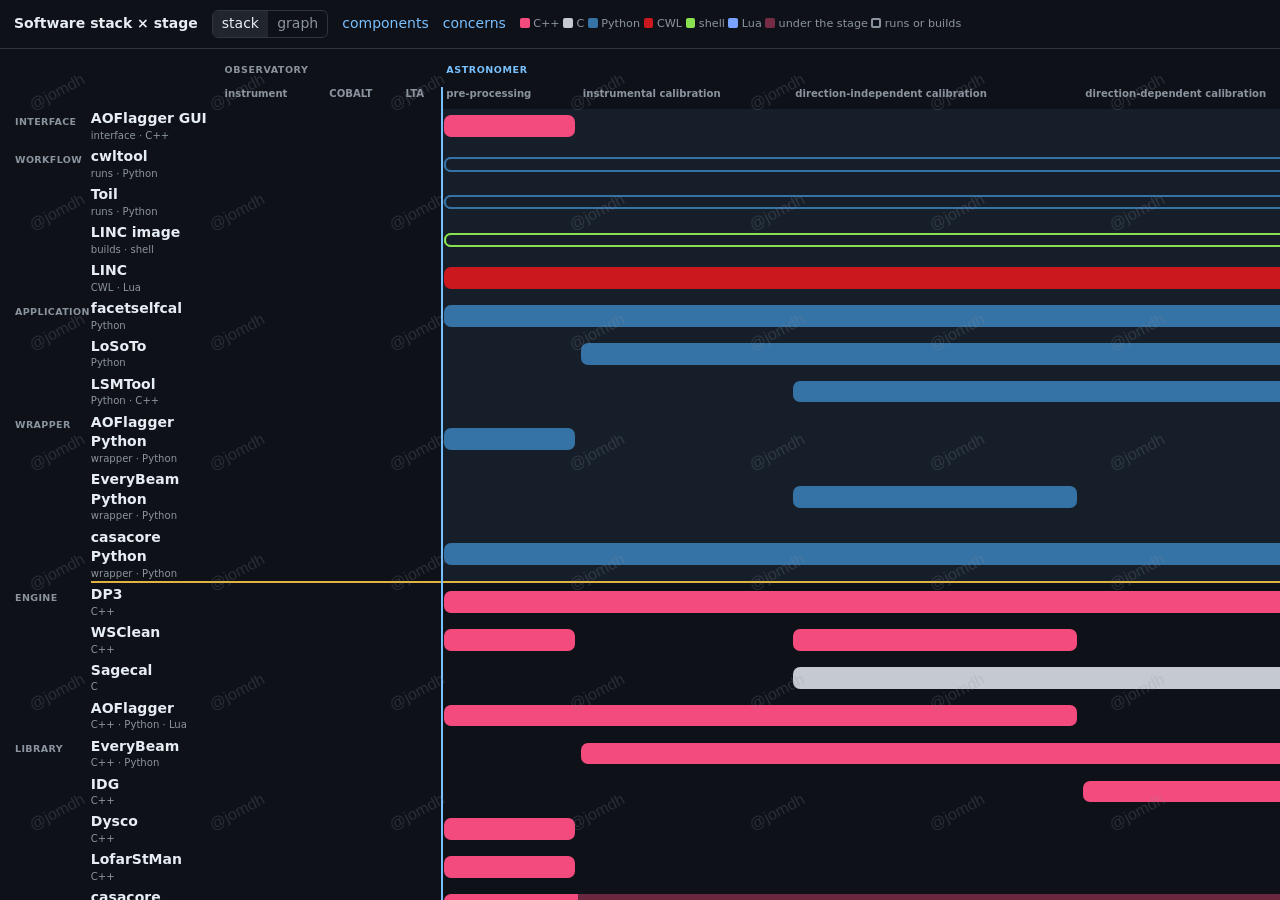
<file: stack.html>
<!DOCTYPE html>
<html lang="en">
<head>
<meta charset="utf-8">
<meta name="viewport" content="width=device-width, initial-scale=1">
<title>Software stack × stage</title>
<link rel="stylesheet" href="watermark.css">
<style>
  :root {
    --bg:#0e1117; --panel:#161b22; --border:#30363d; --text:#e6edf3;
    --muted:#8b949e;
  }
  * { box-sizing: border-box; }
  html, body { margin:0; height:100%; background:var(--bg); color:var(--text);
    font:14px/1.4 ui-sans-serif, system-ui, sans-serif; }
  body { display:flex; flex-direction:column; }
  header { flex:0 0 auto; padding:.7rem 1rem; border-bottom:1px solid var(--border);
    display:flex; flex-wrap:wrap; gap:.55rem 1rem; align-items:center; }
  h1 { font-size:1rem; margin:0; }
  a { color:#79c0ff; text-decoration:none; }
  .swatch { display:inline-block; width:.7rem; height:.7rem; border-radius:2px;
    margin-right:.25rem; vertical-align:-1px; }
  .swatch.pale { opacity:.45; }
  .swatch.rail { background:transparent !important; box-shadow:inset 0 0 0 2px #8b949e; }
  #layout { display:flex; flex:1; min-height:0; }
  .board { flex:1; overflow:auto; padding:1rem 1rem 2rem; min-width:0; }
  #side { width:16rem; max-width:16rem; flex:0 0 16rem; overflow:auto;
    border-left:1px solid var(--border); padding:.55rem .7rem 1.4rem; background:var(--panel); }
  #side.shut { width:0; max-width:0; flex-basis:0; padding:0; border:0; overflow:hidden; }
  .sidehead { display:flex; align-items:center; justify-content:space-between; gap:.4rem; }
  #side h2 { font-size:.85rem; margin:.1rem 0 .35rem; }
  #shut { background:transparent; color:var(--muted); border:1px solid var(--border);
    border-radius:4px; cursor:pointer; font:13px/1 system-ui, sans-serif; padding:.15rem .4rem; }
  #detail { white-space:pre-wrap; word-break:break-word;
    font:12px/1.45 ui-monospace, monospace; margin:0; }
  table { border-collapse:separate; border-spacing:0 0; min-width:1480px; width:100%; }
  thead th { position:sticky; top:0; z-index:2; background:var(--bg);
    color:var(--muted); font-size:.72rem; font-weight:600; text-align:left;
    vertical-align:bottom; padding:0 .35rem .6rem; }
  thead tr.names th { top:1.7rem; }
  th.band { width:4.6rem; color:var(--muted); font-size:.68rem; letter-spacing:.04em;
    text-transform:uppercase; text-align:left; vertical-align:top; padding-top:.55rem; }
  th.name { width:9.2rem; text-align:left; vertical-align:middle; padding:.15rem .6rem .15rem 0; }
  th.band, th.name { position:sticky; background:var(--bg); }
  th.band { left:0; z-index:1; }
  th.name { left:4.6rem; z-index:1; }
  thead th.band, thead th.name { z-index:4; }
  .prog { display:block; font-weight:650; }
  .meta { display:block; color:var(--muted); font-size:.72rem; font-weight:500; }
  td.slot { padding:.28rem 0; vertical-align:middle; }
  button.bar { display:block; width:100%; height:1.55rem; border:0; padding:0; cursor:pointer; }
  button.bar.solid { background:var(--c); }
  button.bar.pale { background:var(--c); opacity:.4; }
  button.bar.rail { height:1.05rem; background:transparent;
    box-shadow:inset 0 2px 0 var(--c), inset 0 -2px 0 var(--c); }
  td.start button.bar.rail { box-shadow:inset 2px 0 0 var(--c), inset 0 2px 0 var(--c), inset 0 -2px 0 var(--c); }
  td.end button.bar.rail { box-shadow:inset -2px 0 0 var(--c), inset 0 2px 0 var(--c), inset 0 -2px 0 var(--c); }
  td.start.end button.bar.rail { box-shadow:inset 0 0 0 2px var(--c); }
  td.start button.bar { border-radius:7px 0 0 7px; margin-left:3px; width:calc(100% - 3px); }
  td.end button.bar { border-radius:0 7px 7px 0; margin-right:3px; width:calc(100% - 3px); }
  td.start.end button.bar { border-radius:7px; margin:0 3px; width:calc(100% - 6px); }
  button.bar.obs { height:1.35rem;
    background:repeating-linear-gradient(-45deg, rgba(227,179,65,.22) 0 4px, transparent 4px 8px);
    box-shadow:inset 0 1.5px 0 #e3b341, inset 0 -1.5px 0 #e3b341; }
  td.start button.bar.obs { box-shadow:inset 1.5px 0 0 #e3b341, inset 0 1.5px 0 #e3b341, inset 0 -1.5px 0 #e3b341; }
  td.end button.bar.obs { box-shadow:inset -1.5px 0 0 #e3b341, inset 0 1.5px 0 #e3b341, inset 0 -1.5px 0 #e3b341; }
  td.start.end button.bar.obs { box-shadow:inset 0 0 0 1.5px #e3b341; }
  td.user { background:rgba(121,192,255,.08); }
  td.door, th.door { box-shadow:inset 2px 0 0 #79c0ff; }
  tr.seam th, tr.seam td { box-shadow:inset 0 -2px 0 #e3b341; }
  tr.seam td.door { box-shadow:inset 2px 0 0 #79c0ff, inset 0 -2px 0 #e3b341; }
  thead tr.hem th { font-size:.68rem; letter-spacing:.06em; text-transform:uppercase; color:var(--muted); }
  thead tr.hem th.astro { color:#79c0ff; }
  button.bar.on { outline:2px solid var(--text); outline-offset:1px; }
  @media (max-width: 860px) {
    html, body { height:auto; }
    #layout { flex-direction:column; }
    #side { width:auto; max-width:none; flex-basis:auto; max-height:40vh; border-left:0;
      border-top:1px solid var(--border); }
    #side.shut { max-height:0; border:0; }
  }
  .foot { color:var(--muted); font-size:.8rem; margin:.9rem 0 0; max-width:70rem; }
</style>
</head>
<body>
<div class="mark" aria-hidden="true"></div>
<header>
  <h1>Software stack × stage</h1>
  <nav class="modes" aria-label="Mode">
    <a href="stack.html" class="on">stack</a>
    <a href="index.html">graph</a>
  </nav>
  <a href="preview.html">components</a>
  <a href="gaps.html">concerns</a>
  <span style="color:var(--muted);font-size:.8rem"><span><i class="swatch" style="background:#f34b7d"></i>C++</span> <span><i class="swatch" style="background:#c5c9d1"></i>C</span> <span><i class="swatch" style="background:#3572A5"></i>Python</span> <span><i class="swatch" style="background:#cb171e"></i>CWL</span> <span><i class="swatch" style="background:#89e051"></i>shell</span> <span><i class="swatch" style="background:#7aa2ff"></i>Lua</span>
    <i class="swatch pale" style="background:#f34b7d"></i>under the stage
    <i class="swatch rail"></i>runs or builds
  </span>
</header>
<div id="layout">
  <div class="board">
    <table id="grid"></table>
    <p class="foot">Left of the blue line is the observatory, in three columns: instrument, COBALT, and the LTA. The astronomer picks the Measurement Set up from the LTA. That file is correlated visibilities, and pre-processing is the first thing done with it, so correlation is not a column of its own. The gold line is the bottom of the Python wrappers. Above that, on the right, is the user domain: wrappers, then Python applications, then CWL workflows, then a visual interface. Jupyter notebooks belong in that top band; none are in the gap matrices yet. PyBDSF, spinifex, LiLF, Rapthor, ddf-pipeline, and PILOT are still outside the assessed rows.</p>
  </div>
  <aside id="side" class="shut">
    <div class="sidehead"><h2>Program</h2>
      <button type="button" id="shut" aria-label="Close">Close</button></div>
    <pre id="detail"></pre>
  </aside>
</div>
<script>
const DATA = {"rows": [{"key": "aoflagger-gui", "name": "AOFlagger GUI", "band": "Interface", "kind": "interface", "blurb": "rfigui and aoqplot. A visual interface on the flagger.", "lang": "cpp", "also": [], "segments": [{"start": 3, "modes": ["solid"]}], "parts": [{"id": "aoflagger.gui", "cols": [3], "lang": "C++", "io": "ms, plot", "drift": "concern: rfigui and aoqplot inspect a Measurement Set. They are built only when ENABLE_GUI is on and GTKMM is found", "note": ""}], "seam": false}, {"key": "cwltool", "name": "cwltool", "band": "Workflow", "kind": "run", "blurb": "Runs a workflow on this machine or in a container.", "lang": "python", "also": [], "segments": [{"start": 3, "modes": ["rail", "rail", "rail", "rail", "rail"]}], "parts": [{"id": "cwltool.cli", "cols": [], "lang": "Python", "io": "command, json", "drift": "", "note": "Runs a workflow. Not a box."}, {"id": "cwltool.local", "cols": [], "lang": "Python", "io": "command, directory", "drift": "state: --no-container runs the step on the host PATH. --preserve-environment copies named variables from the caller. LINC's tests pass PATH, PYTHONPATH, and LINC_DATA_ROOT", "note": "Runs a step on this machine. Not a box."}, {"id": "cwltool.container", "cols": [], "lang": "Python", "io": "command", "drift": "copy: Docker, Singularity, Podman, and udocker are four ways to run the same step. The CWL document names a Docker image. The flag selects the runtime", "note": "Runs a step in a container. Not a box."}], "usage": {}, "seam": false}, {"key": "toil", "name": "Toil", "band": "Workflow", "kind": "run", "blurb": "Submits each CWL step to a batch system.", "lang": "python", "also": [], "segments": [{"start": 3, "modes": ["rail", "rail", "rail", "rail", "rail"]}], "parts": [{"id": "toil.cwl", "cols": [], "lang": "Python", "io": "command, json", "drift": "contract: the cwltool version this tree pins is newer than the newest cwltool LINC's README allows. The removed command cwltoil only prints that the name is now toil-cwl-runner", "note": "Runs a workflow on a batch system. Not a box."}, {"id": "toil.batch", "cols": [], "lang": "Python", "io": "command, log", "drift": "", "note": "Slurm, Torque, and the other batch names. Not a box."}, {"id": "toil.worker", "cols": [], "lang": "Python", "io": "command, directory", "drift": "", "note": "The process the batch system starts. Not a box."}, {"id": "toil.wdl", "cols": [], "lang": "Python", "io": "command", "drift": "concern: WDL is a second workflow language in the same package", "note": "A second workflow language. Not this flow."}, {"id": "toil.wes", "cols": [], "lang": "Python", "io": "json, log", "drift": "boundary: an HTTP service in front of the CWL runner. Extra server", "note": "An HTTP service in front of the runner. Not a box."}], "usage": {}, "seam": false}, {"key": "linc-image", "name": "LINC image", "band": "Workflow", "kind": "ship", "blurb": "One Dockerfile compiles the engines, then installs LINC and Toil.", "lang": "shell", "also": [], "segments": [{"start": 3, "modes": ["rail", "rail", "rail", "rail", "rail"]}], "parts": [{"id": "linc.image", "cols": [], "lang": "shell \u2192 data", "io": "command, directory", "drift": "boundary. knot: one Dockerfile compiles the engines. state: Measures are downloaded into the image at build", "note": "Ships the engines. Does not perform a box."}], "usage": {}, "seam": false}, {"key": "linc", "name": "LINC", "band": "Workflow", "kind": "perform", "blurb": "HBA and LBA workflows, from the archived Measurement Set through a science image.", "lang": "cwl", "also": ["lua"], "segments": [{"start": 3, "modes": ["solid", "solid", "solid", "solid", "solid"]}], "parts": [{"id": "linc.entry.hba_calibrator", "cols": [4], "lang": "CWL", "io": "command, ms", "drift": "copy: the calibrator input list exists to set HBA defaults", "note": ""}, {"id": "linc.entry.lba_calibrator", "cols": [4], "lang": "CWL", "io": "command, ms", "drift": "copy: same graph, LBA defaults", "note": ""}, {"id": "linc.entry.hba_target", "cols": [5], "lang": "CWL", "io": "command, ms, h5parm", "drift": "copy: the target input list exists to set HBA defaults", "note": ""}, {"id": "linc.entry.lba_target", "cols": [5, 6], "lang": "CWL", "io": "command, ms, h5parm", "drift": "copy. knot. concern: the defaults turn on LBA selfcal, so this entry also runs image and solutions", "note": ""}, {"id": "linc.entry.hba_target_vlbi", "cols": [5], "lang": "CWL", "io": "command, ms, h5parm", "drift": "copy: HBA target with output_fullres_data defaulting on", "note": ""}, {"id": "linc.entry.ldv_calibrator", "cols": [], "lang": "CWL", "io": "directory", "drift": "boundary. concern: fetch, compress, and ingest live in the scheduling repo", "note": "Archive fetch and ingest. Observatory, not a box."}, {"id": "linc.entry.ldv_target", "cols": [], "lang": "CWL", "io": "directory, h5parm", "drift": "boundary. concern: same archive shell", "note": "Archive fetch and ingest. Observatory, not a box."}, {"id": "linc.calibrator", "cols": [3, 4], "lang": "CWL", "io": "ms, h5parm", "drift": "", "note": ""}, {"id": "linc.target", "cols": [5, 6, 7], "lang": "CWL", "io": "ms, h5parm", "drift": "knot. concern: direction-independent phase, selfcal imaging, and diagnostics are one workflow", "note": ""}, {"id": "linc.calibrator.prep", "cols": [3], "lang": "CWL", "io": "ms, parset, skymodel, lua", "drift": "knot: flag, demix, average, and a skymodel pick. contract: those jobs are a generated DP3 parset. concern: the work is visibility and sky", "note": ""}, {"id": "linc.calibrator.pa", "cols": [4], "lang": "CWL", "io": "h5parm, ms, parset", "drift": "copy: same motif as Faraday, bandpass, and clock. contract: soltab names. concern: the edit is solutions, the solve is visibility", "note": ""}, {"id": "linc.calibrator.fr", "cols": [5], "lang": "CWL", "io": "h5parm, ms, parset", "drift": "copy. contract. concern: same split as polarization alignment", "note": ""}, {"id": "linc.calibrator.bp", "cols": [4], "lang": "CWL", "io": "h5parm, ms, parset", "drift": "copy. contract. concern. state: amplitude transfer defaults to $LINC_DATA_ROOT/solutions/3C48.h5", "note": ""}, {"id": "linc.calibrator.ion", "cols": [4, 5], "lang": "CWL", "io": "h5parm, parset", "drift": "copy. contract: clock and TEC soltabs are LoSoTo names. concern: the split is solutions", "note": ""}, {"id": "linc.target.prep", "cols": [3, 5], "lang": "CWL", "io": "h5parm, ms, parset, skymodel", "drift": "knot: apply, optional demix, RM, skymodel. contract: DP3 parset and spinifex rotation000. concern: visibility, beam, solutions, and sky in one stage", "note": ""}, {"id": "linc.target.gsmcal", "cols": [5], "lang": "CWL", "io": "h5parm, ms, parset, skymodel", "drift": "knot. concern: the phase solve is visibility; dispatching both selfcals pulls in image", "note": ""}, {"id": "linc.target.selfcal_hba", "cols": [6], "lang": "CWL", "io": "h5parm, ms, fits", "drift": "knot. concern: imaging belongs to image (ext.wsclean)", "note": ""}, {"id": "linc.target.selfcal_lba", "cols": [6], "lang": "CWL", "io": "h5parm, ms, fits, skymodel", "drift": "knot. concern: TEC, amplitude, subtract, mask, and images. Overlaps LiLF", "note": ""}, {"id": "linc.target.finalize", "cols": [5, 7], "lang": "CWL", "io": "ms, h5parm, fits, plot", "drift": "knot. concern: plots and the summary are inspect. state: those products are written inside the reduction, not as a later read", "note": ""}, {"id": "linc.glue.h5parm_collect", "cols": [4, 5, 6], "lang": "CWL \u2192 Python", "io": "h5parm", "drift": "layer. concern: the merge is LoSoTo's script, wrapped as a workflow step. contract: LINC calls it by bare name", "note": ""}, {"id": "linc.data.skymodels", "cols": [3, 4], "lang": "data", "io": "skymodel", "drift": "layer. concern: sky lists ship in the scheduling tree. state: steps resolve them through LINC_DATA_ROOT", "note": ""}, {"id": "linc.data.rfistrategy", "cols": [3], "lang": "Lua \u2192 data", "io": "lua", "drift": "language. concern: flagger strategies ship in the scheduling tree. state: same LINC_DATA_ROOT lookup", "note": ""}, {"id": "linc.data.calibrator_solution", "cols": [4], "lang": "data", "io": "h5parm", "drift": "layer. concern: an h5parm is vendored in the workflow. state: the transfer step has that path as a default", "note": ""}], "usage": {}, "seam": false}, {"key": "facetselfcal", "name": "facetselfcal", "band": "Application", "kind": "perform", "blurb": "One Python file calls DP3, WSClean, LoSoTo, and taql.", "lang": "python", "also": [], "segments": [{"start": 3, "modes": ["solid", "solid", "solid", "solid", "solid"]}], "parts": [{"id": "facetselfcal.cli", "cols": [3, 6, 7], "lang": "Python \u2192 CWL", "io": "ms, fits, h5parm, parset", "drift": "language: the cycle is a Python driver, not a workflow document. knot: prepare, flag, image, find, solve, merge, and archive are one file. state: shell=True, copies into the working directory, and full_config.txt", "note": ""}, {"id": "facetselfcal.prep", "cols": [3], "lang": "Python \u2192 CWL", "io": "ms, parset", "drift": "knot: taql edits, DP3 average and phase-up, and telescope-specific fixes. state: Dysco is switched off for stacking and for CASA setjy", "note": ""}, {"id": "facetselfcal.flag", "cols": [3], "lang": "Python \u2192 CWL", "io": "ms, lua", "drift": "state: a strategy name is resolved inside the package and copied to tmp. in the working directory", "note": ""}, {"id": "facetselfcal.image", "cols": [7], "lang": "Python \u2192 CWL", "io": "ms, fits, h5parm", "drift": "contract: facet solutions are applied by name (amplitude000,phase000) inside the WSClean command line", "note": ""}, {"id": "facetselfcal.sources", "cols": [7], "lang": "Python", "io": "fits, skymodel", "drift": "concern: PyBDSF finds the sources. The direction file is input to the next solve", "note": ""}, {"id": "facetselfcal.solve", "cols": [6], "lang": "Python \u2192 CWL", "io": "ms, parset, h5parm", "drift": "contract: the DP3 parset is a string built in the driver. The direction file names the solution type per cycle", "note": ""}, {"id": "facetselfcal.h5", "cols": [4, 5, 6], "lang": "Python", "io": "h5parm", "drift": "state: input h5parms are copied into the working directory. PyTables opens them in append mode beside losoto.h5parm. contract: soltab names such as phase000 are rewritten here", "note": ""}, {"id": "facetselfcal.beam", "cols": [6], "lang": "Python", "io": "ms, h5parm", "drift": "copy: stationresponse is the default and everybeam is the other implementation. The default import is lofar.stationresponse, which is not in this tree", "note": ""}, {"id": "facetselfcal.sky", "cols": [5], "lang": "Python", "io": "ms, skymodel, fits", "drift": "concern: GSM download, BBS models, and MeerKAT WSClean text are three writers of a sky model", "note": ""}, {"id": "facetselfcal.archive", "cols": [], "lang": "Python \u2192 CWL", "io": "ms, fits, h5parm, directory", "drift": "boundary: the tarball is a site product packed inside the science run", "note": "Tarball of a run. Not the Long Term Archive."}], "usage": {}, "seam": false}, {"key": "losoto", "name": "LoSoTo", "band": "Application", "kind": "perform", "blurb": "Edits the h5parm written in the calibration stages.", "lang": "python", "also": [], "segments": [{"start": 4, "modes": ["solid", "solid", "solid"]}], "parts": [{"id": "losoto.h5parm", "cols": [4, 5, 6], "lang": "Python", "io": "h5parm", "drift": "contract: the layout is the library, not a versioned schema beside it", "note": ""}, {"id": "losoto.cli", "cols": [4, 5, 6], "lang": "Python", "io": "h5parm, parset", "drift": "state: the command opens the input h5parm read-write and mutates it. The parset does not name an output path", "note": ""}, {"id": "losoto.fit.clocktec", "cols": [4, 5], "lang": "Python", "io": "in-process", "drift": "boundary: optional imports of lofar.expion and casacore.tables, outside the declared stack", "note": ""}, {"id": "losoto.op.abs", "cols": [4, 5, 6], "lang": "Python", "io": "h5parm, parset", "drift": "", "note": ""}, {"id": "losoto.op.clip", "cols": [4, 5, 6], "lang": "Python", "io": "h5parm, parset", "drift": "", "note": ""}, {"id": "losoto.op.clocktec", "cols": [4, 5], "lang": "Python", "io": "h5parm, parset", "drift": "contract: default soltabs clock000, tec000, phase_offset000, tec3rd000. LINC already uses the clock and TEC names", "note": ""}, {"id": "losoto.op.deleteaxis", "cols": [4, 5, 6], "lang": "Python", "io": "h5parm, parset", "drift": "", "note": ""}, {"id": "losoto.op.polalign", "cols": [4], "lang": "Python", "io": "h5parm, parset", "drift": "contract: default output soltab phasediff", "note": ""}, {"id": "losoto.op.duplicate", "cols": [4, 5, 6], "lang": "Python", "io": "h5parm, parset", "drift": "", "note": ""}, {"id": "losoto.op.faraday", "cols": [5], "lang": "Python", "io": "h5parm, parset", "drift": "contract. concern: default rotationmeasure000, while LINC's spinifex step writes rotation000", "note": ""}, {"id": "losoto.op.flag", "cols": [4, 5, 6], "lang": "Python", "io": "h5parm, parset", "drift": "", "note": ""}, {"id": "losoto.op.flagextend", "cols": [4, 5, 6], "lang": "Python", "io": "h5parm, parset", "drift": "", "note": ""}, {"id": "losoto.op.flagstation", "cols": [4, 5, 6], "lang": "Python", "io": "h5parm, parset", "drift": "", "note": ""}, {"id": "losoto.op.interpolate", "cols": [4, 5, 6], "lang": "Python", "io": "h5parm, parset", "drift": "", "note": ""}, {"id": "losoto.op.interpolatedirections", "cols": [4, 5, 6], "lang": "Python", "io": "h5parm, parset", "drift": "", "note": ""}, {"id": "losoto.op.lofarbeam", "cols": [5, 6], "lang": "Python", "io": "ms, h5parm, parset", "drift": "layer. knot. concern: EveryBeam and a Measurement Set are required to fill a soltab. EveryBeam is not a declared dependency", "note": ""}, {"id": "losoto.op.norm", "cols": [4, 5, 6], "lang": "Python", "io": "h5parm, parset", "drift": "", "note": ""}, {"id": "losoto.op.plot", "cols": [], "lang": "Python", "io": "h5parm, plot, parset", "drift": "concern. state: figures are written from the solutions parset, beside the h5parm, with no named output contract", "note": "Reads an h5parm and writes a figure. Judges a calibration box."}, {"id": "losoto.op.replicateonaxis", "cols": [4, 5, 6], "lang": "Python", "io": "h5parm, parset", "drift": "", "note": ""}, {"id": "losoto.op.reference", "cols": [4, 5, 6], "lang": "Python", "io": "h5parm, parset", "drift": "", "note": ""}, {"id": "losoto.op.reset", "cols": [4, 5, 6], "lang": "Python", "io": "h5parm, parset", "drift": "", "note": ""}, {"id": "losoto.op.residuals", "cols": [4, 5, 6], "lang": "Python", "io": "h5parm, parset", "drift": "", "note": ""}, {"id": "losoto.op.reweight", "cols": [4, 5, 6], "lang": "Python", "io": "h5parm, parset", "drift": "", "note": ""}, {"id": "losoto.op.smooth", "cols": [4, 5, 6], "lang": "Python", "io": "h5parm, parset", "drift": "", "note": ""}, {"id": "losoto.op.structure", "cols": [], "lang": "Python", "io": "h5parm, parset", "drift": "concern: a diagnostic lives in the solutions package", "note": "Reads an h5parm. Judges a calibration box."}, {"id": "losoto.op.tec", "cols": [5], "lang": "Python", "io": "h5parm, parset", "drift": "", "note": ""}, {"id": "losoto.bin.collector", "cols": [4, 5, 6], "lang": "Python", "io": "h5parm", "drift": "", "note": ""}, {"id": "losoto.bin.split", "cols": [4, 5, 6], "lang": "Python", "io": "h5parm", "drift": "", "note": ""}, {"id": "losoto.bin.copy", "cols": [4, 5, 6], "lang": "Python", "io": "h5parm", "drift": "", "note": ""}, {"id": "losoto.bin.interpolator", "cols": [4, 5, 6], "lang": "Python", "io": "h5parm", "drift": "", "note": ""}, {"id": "losoto.bin.to_parmdb", "cols": [4, 5, 6], "lang": "Python", "io": "h5parm, directory", "drift": "boundary. concern: writes parmdb, a second solutions format, through undeclared lofar.parmdb", "note": ""}, {"id": "losoto.bin.from_parmdb", "cols": [4, 5, 6], "lang": "Python", "io": "directory, h5parm", "drift": "boundary. concern: reads parmdb and globaldb. Not the losoto command", "note": ""}, {"id": "losoto.bin.from_killms", "cols": [4, 5, 6], "lang": "Python", "io": "directory, h5parm", "drift": "boundary. concern: reads a killMS pickle. killMS is not a dependency and is not cloned here", "note": ""}, {"id": "losoto.tools.parmdb_collector", "cols": [], "lang": "Python", "io": "parset, directory", "drift": "boundary. concern: not installed. It is the only importer of declared lofar-parameterset", "note": "Not installed. Not on this flow."}, {"id": "losoto.tools.benchmark", "cols": [], "lang": "Python", "io": "h5parm, directory", "drift": "boundary: not installed. Times h5parm against lofar.parmdb", "note": "Not installed. Not on this flow."}], "usage": {}, "seam": false}, {"key": "lsmtool", "name": "LSMTool", "band": "Application", "kind": "perform", "blurb": "Sky model for direction-independent calibration and for the image.", "lang": "python", "also": ["cpp"], "segments": [{"start": 5, "modes": ["solid", "solid", "solid"]}], "parts": [{"id": "lsmtool.skymodel", "cols": [5, 7], "lang": "Python", "io": "skymodel, ms", "drift": "state: a survey name in place of a path runs a cone search inside the constructor. concern: beamMS adds attenuated fluxes in the same object", "note": ""}, {"id": "lsmtool.tableio", "cols": [5, 7], "lang": "Python", "io": "skymodel", "drift": "contract: makesourcedb is the suite edge. ds9, kvis, FITS, and VOTable are further writers in the same module", "note": ""}, {"id": "lsmtool.cli", "cols": [5, 7], "lang": "Python", "io": "skymodel, parset, ms", "drift": "", "note": ""}, {"id": "lsmtool.download", "cols": [5], "lang": "Python", "io": "skymodel", "drift": "", "note": ""}, {"id": "lsmtool.beam", "cols": [5], "lang": "Python", "io": "ms, skymodel", "drift": "concern: flux attenuation is EveryBeam plus casacore, stored as a column on the sky model", "note": ""}, {"id": "lsmtool.facet", "cols": [6, 7], "lang": "Python", "io": "skymodel", "drift": "concern: the product is a facet tessellation and a ds9 region, built from patches", "note": ""}, {"id": "lsmtool.filter", "cols": [7], "lang": "Python", "io": "fits, skymodel, ms", "drift": "knot. concern: source finding on a FITS image and a beam-corrected sky model are one function", "note": ""}, {"id": "lsmtool.grouper", "cols": [5], "lang": "C++ \u2192 Python", "io": "command", "drift": "copy. language: a second mean-shift grouper. The build flag defaults to off, and the results differ slightly from the Python grouper", "note": ""}, {"id": "lsmtool.bin.gaussian", "cols": [5], "lang": "Python", "io": "skymodel", "drift": "", "note": ""}, {"id": "lsmtool.bin.oskar", "cols": [5], "lang": "Python", "io": "skymodel", "drift": "contract: OSKAR CSV is a second input dialect. The output is makesourcedb", "note": ""}, {"id": "lsmtool.op.select", "cols": [5], "lang": "Python", "io": "skymodel, parset", "drift": "", "note": ""}, {"id": "lsmtool.op.remove", "cols": [5], "lang": "Python", "io": "skymodel, parset", "drift": "", "note": ""}, {"id": "lsmtool.op.group", "cols": [5], "lang": "Python", "io": "skymodel, parset", "drift": "", "note": ""}, {"id": "lsmtool.op.ungroup", "cols": [5], "lang": "Python", "io": "skymodel, parset", "drift": "", "note": ""}, {"id": "lsmtool.op.concatenate", "cols": [5], "lang": "Python", "io": "skymodel, parset", "drift": "", "note": ""}, {"id": "lsmtool.op.add", "cols": [5], "lang": "Python", "io": "skymodel, parset", "drift": "", "note": ""}, {"id": "lsmtool.op.merge", "cols": [5], "lang": "Python", "io": "skymodel, parset", "drift": "", "note": ""}, {"id": "lsmtool.op.move", "cols": [5], "lang": "Python", "io": "skymodel, parset", "drift": "", "note": ""}, {"id": "lsmtool.op.setpatchpositions", "cols": [5], "lang": "Python", "io": "skymodel, parset", "drift": "", "note": ""}, {"id": "lsmtool.op.transfer", "cols": [5], "lang": "Python", "io": "skymodel, parset", "drift": "", "note": ""}, {"id": "lsmtool.op.compare", "cols": [5], "lang": "Python", "io": "skymodel, log, parset", "drift": "concern: the stats file is an inspection product", "note": ""}, {"id": "lsmtool.op.plot", "cols": [5], "lang": "Python", "io": "skymodel, plot, parset", "drift": "concern. state: an empty OutFile leaves the figure without a path", "note": ""}], "usage": {}, "seam": false}, {"key": "aoflagger-py", "name": "AOFlagger Python", "band": "Wrapper", "kind": "wrapper", "blurb": "Python interface to the AOFlagger library.", "lang": "python", "also": [], "segments": [{"start": 3, "modes": ["solid"]}], "parts": [{"id": "aoflagger.python", "cols": [3], "lang": "Python", "io": "ms", "drift": "", "note": ""}], "seam": false}, {"key": "everybeam-py", "name": "EveryBeam Python", "band": "Wrapper", "kind": "wrapper", "blurb": "Python interface to the EveryBeam library.", "lang": "python", "also": [], "segments": [{"start": 5, "modes": ["solid"]}], "parts": [{"id": "everybeam.python", "cols": [5], "lang": "Python", "io": "ms", "drift": "", "note": ""}], "seam": false}, {"key": "casacore-py", "name": "casacore Python", "band": "Wrapper", "kind": "wrapper", "blurb": "Python interface to the Measurement Set. python-casacore is the separate project.", "lang": "python", "also": [], "segments": [{"start": 3, "modes": ["solid", "solid", "solid", "solid", "solid"]}], "parts": [{"id": "casacore.python", "cols": [3, 4, 5, 6, 7], "lang": "Python", "io": "ms", "drift": "copy: python-casacore is a separate project from these in-tree bindings. RMextract imports the older name pyrap.tables", "note": ""}], "seam": true}, {"key": "dp3", "name": "DP3", "band": "Engine", "kind": "perform", "blurb": "One binary flags, calibrates, and can still image.", "lang": "cpp", "also": [], "segments": [{"start": 3, "modes": ["solid", "solid", "solid", "solid", "solid"]}], "parts": [{"id": "dp3.cli", "cols": [3, 4, 5, 6], "lang": "C++", "io": "parset, ms, h5parm", "drift": "knot: one binary runs flag, average, demix, apply, predict, solve, and optional imaging. state: with no arguments the process loads DP3.parset, DPPP.parset, or NDPPP.parset from the working directory. pause_before_start reads stdin", "note": ""}, {"id": "dp3.input", "cols": [3], "lang": "C++", "io": "ms", "drift": "", "note": ""}, {"id": "dp3.output", "cols": [3], "lang": "C++", "io": "ms", "drift": "state: an msout path equal to msin updates the input Measurement Set in place. contract: storagemanager=dysco names a plugin DP3 does not link", "note": ""}, {"id": "dp3.flag", "cols": [3], "lang": "C++", "io": "ms, lua", "drift": "knot: five flaggers. The aoflagger step is the one that calls ext.aoflagger", "note": ""}, {"id": "dp3.average", "cols": [3], "lang": "C++", "io": "ms", "drift": "", "note": ""}, {"id": "dp3.demix", "cols": [3], "lang": "C++", "io": "ms, skymodel", "drift": "concern: the sources it subtracts are a sky model", "note": ""}, {"id": "dp3.applycal", "cols": [4, 5, 6], "lang": "C++", "io": "ms, h5parm, directory", "drift": "concern: it parses h5parm and ParmDB. The multiply into the visibilities is this engine", "note": ""}, {"id": "dp3.applybeam", "cols": [5], "lang": "C++", "io": "ms", "drift": "concern: the beam is EveryBeam. This step applies the result", "note": ""}, {"id": "dp3.predict", "cols": [5, 7], "lang": "C++", "io": "skymodel, h5parm, ms", "drift": "knot. concern: predict, IDG predict, Sagecal predict, and h5parm predict are separate engines behind one step list. Which of them exist depends on the build", "note": ""}, {"id": "dp3.solve", "cols": [4, 6], "lang": "C++", "io": "ms, skymodel, h5parm", "drift": "concern: ddecal writes the h5parm. The file layout is the solutions contract", "note": ""}, {"id": "dp3.image", "cols": [7], "lang": "C++", "io": "ms, fits", "drift": "concern: imaging is not the streaming engine. The image step is absent unless WSClean was found at build time", "note": ""}, {"id": "dp3.sky", "cols": [3, 5], "lang": "C++", "io": "skymodel", "drift": "concern: a sky-model reader lives in the visibility engine", "note": ""}, {"id": "dp3.parmdb", "cols": [4, 5], "lang": "C++", "io": "directory", "drift": "concern: ParmDB is a second solution format beside h5parm", "note": ""}, {"id": "dp3.python", "cols": [3, 4, 5, 6], "lang": "C++ \u2192 Python", "io": "ms", "drift": "language. concern: a user Python class becomes a step in the C++ chain", "note": ""}], "usage": {}, "seam": false}, {"key": "wsclean", "name": "WSClean", "band": "Engine", "kind": "perform", "blurb": "Images the sky. chgcentre rewrites the phase centre. The beam term sits in its own stage.", "lang": "cpp", "also": [], "segments": [{"start": 3, "modes": ["solid"]}, {"start": 5, "modes": ["solid"]}, {"start": 7, "modes": ["solid"]}], "parts": [{"id": "wsclean.cli", "cols": [7], "lang": "C++", "io": "ms, fits", "drift": "state: startup rejects a multithreaded OpenBLAS, the same check DP3 runs", "note": ""}, {"id": "wsclean.wgridder", "cols": [7], "lang": "C++", "io": "ms, fits", "drift": "", "note": ""}, {"id": "wsclean.idg", "cols": [7], "lang": "C++", "io": "ms, fits", "drift": "contract: the IDG gridder is in the binary only when IDG 0.8.x with x >= 1 was found. DP3 accepts IDG >= 0.8", "note": ""}, {"id": "wsclean.beam", "cols": [5, 7], "lang": "C++", "io": "ms, fits", "drift": "concern: the beam is EveryBeam. This WSClean accepts EveryBeam 0.7.x with x >= 4, or 0.8. DP3 requires EveryBeam >= 0.8.3 and \u003c 0.9", "note": ""}, {"id": "wsclean.chgcentre", "cols": [3], "lang": "C++", "io": "ms", "drift": "concern: changing the phase centre rewrites the Measurement Set. It does not write an image", "note": ""}, {"id": "wsclean.distributed", "cols": [7], "lang": "C++", "io": "ms, fits", "drift": "copy: wsclean-mp is the same imager under MPI, built only when MPI is found", "note": ""}], "usage": {}, "seam": false}, {"key": "sagecal", "name": "Sagecal", "band": "Engine", "kind": "perform", "blurb": "A solver in C. restore also writes a model into an image.", "lang": "c", "also": [], "segments": [{"start": 5, "modes": ["solid", "solid", "solid"]}], "parts": [{"id": "sagecal.lib", "cols": [5, 6], "lang": "C", "io": "ms, skymodel", "drift": "contract: this tree is 0.8.9. The DP3 build that links it accepts 0.8.4 up to, and not including, 0.8.6", "note": ""}, {"id": "sagecal.cli", "cols": [5, 6], "lang": "C", "io": "ms, skymodel, directory", "drift": "knot: solve, simulate, bandpass, and RFI mitigation are one binary. contract: the sky model and the solution file are Sagecal's own text. state: a shapelet model file is resolved from the working directory", "note": ""}, {"id": "sagecal.mpi", "cols": [5, 6], "lang": "C", "io": "ms, skymodel, directory", "drift": "copy: the same calibration as sagecal, with a master, workers, and ADMM. Built only when MPI is found and LIB_ONLY is off", "note": ""}, {"id": "sagecal.buildsky", "cols": [5], "lang": "C", "io": "fits, skymodel", "drift": "concern: source finding on an image is not the solver. contract: the written sky model uses the west-from-north position angle", "note": ""}, {"id": "sagecal.restore", "cols": [7], "lang": "C", "io": "fits, skymodel", "drift": "concern: writing a model into an image is the imager's product. Built only when WCSLIB and FFTW are found", "note": ""}, {"id": "sagecal.uvwriter", "cols": [], "lang": "C", "io": "ms, skymodel", "drift": "boundary: lunar-frame visibilities through the SPICE toolkit. Built only when CSPICE is found", "note": "Lunar-frame visibilities. Not this flow."}], "usage": {}, "seam": false}, {"key": "aoflagger", "name": "AOFlagger", "band": "Engine", "kind": "perform", "blurb": "Flags the Measurement Set in pre-processing, and again in instrumental and direction-independent calibration.", "lang": "cpp", "also": ["python", "lua"], "segments": [{"start": 3, "modes": ["solid", "solid", "solid"]}], "parts": [{"id": "aoflagger.lib", "cols": [3], "lang": "C++", "io": "ms, lua", "drift": "", "note": ""}, {"id": "aoflagger.cli", "cols": [3], "lang": "C++", "io": "ms, lua", "drift": "", "note": ""}, {"id": "aoflagger.gui", "cols": [3], "lang": "C++", "io": "ms, plot", "drift": "concern: rfigui and aoqplot inspect a Measurement Set. They are built only when ENABLE_GUI is on and GTKMM is found", "note": ""}, {"id": "aoflagger.quality", "cols": [3], "lang": "C++", "io": "ms, log", "drift": "concern: aoquality writes a summary, not flags", "note": ""}, {"id": "aoflagger.strategies", "cols": [3], "lang": "Lua \u2192 data", "io": "lua", "drift": "layer. copy: this tree ships lofar-default.lua. LINC ships lofar-hba-wideband.lua and lofar-lba-wideband.lua and passes those into DP3", "note": ""}, {"id": "aoflagger.python", "cols": [3], "lang": "Python", "io": "ms", "drift": "", "note": ""}], "usage": {"instrumental calibration": "Use: RFI flagging in instrumental calibration. LINC's calibrator parset runs AOFlagger.", "direction-independent calibration": "Use: RFI flagging in direction-independent calibration. LINC's target parset runs AOFlagger."}, "seam": false}, {"key": "everybeam", "name": "EveryBeam", "band": "Library", "kind": "perform", "blurb": "Jones matrix for the station beam. The primary beam is applied in instrumental, direction-independent, and direction-dependent calibration. A-terms are an image-plane kernel in this library.", "lang": "cpp", "also": ["python"], "segments": [{"start": 4, "modes": ["solid", "solid", "solid", "solid"]}], "parts": [{"id": "everybeam.load", "cols": [5], "lang": "C++", "io": "ms", "drift": "state: a Measurement Set whose TELESCOPE_NAME is CARMA is treated as DSA-110", "note": ""}, {"id": "everybeam.element", "cols": [5], "lang": "C++", "io": "directory", "drift": "state: LOBES falls back to Hamaker when a station coefficient file is missing, and further warnings are suppressed", "note": ""}, {"id": "everybeam.telescope", "cols": [5], "lang": "C++", "io": "ms", "drift": "", "note": ""}, {"id": "everybeam.coeffs", "cols": [5], "lang": "data", "io": "directory", "drift": "layer. contract: Hamaker is shipped as .coeff and as HDF5. state: GetDataDirectory checks a compiled path, then EVERYBEAM_DATADIR, then CONDA_PREFIX, then VIRTUAL_ENV", "note": ""}, {"id": "everybeam.python", "cols": [5], "lang": "Python", "io": "ms", "drift": "", "note": ""}, {"id": "everybeam.aterms", "cols": [7], "lang": "C++", "io": "ms, fits", "drift": "layer. concern: an image-plane kernel and a FITS screen reader live in the beam library", "note": ""}], "usage": {"instrumental calibration": "Use: primary-beam correction in instrumental calibration.", "direction-dependent calibration": "Use: primary-beam correction in direction-dependent calibration, including a facet beam."}, "seam": false}, {"key": "idg", "name": "IDG", "band": "Library", "kind": "perform", "blurb": "Grids visibilities. CPU and, when built, CUDA are the same gridder. idg-cal also solves.", "lang": "cpp", "also": [], "segments": [{"start": 6, "modes": ["solid", "solid"]}], "parts": [{"id": "idg.cpu", "cols": [7], "lang": "C++", "io": "ms, fits", "drift": "", "note": ""}, {"id": "idg.cuda", "cols": [7], "lang": "C++", "io": "ms, fits", "drift": "copy: a second kernel of the same gridder. BUILD_LIB_CUDA defaults to off. When both CPU and CUDA are on, the build also exports idg-hybrid-cuda", "note": ""}, {"id": "idg.api", "cols": [7], "lang": "C++", "io": "ms, fits", "drift": "", "note": ""}, {"id": "idg.cal", "cols": [6], "lang": "C++", "io": "ms", "drift": "layer. concern: idg-cal solves, beside the gridder", "note": ""}, {"id": "idg.bin", "cols": [7], "lang": "C++", "io": "ms, fits", "drift": "boundary: examples, and a Python binding that is off unless BUILD_WITH_PYTHON is set. MPI is off unless BUILD_WITH_MPI is set", "note": ""}], "usage": {}, "seam": false}, {"key": "dysco", "name": "Dysco", "band": "Library", "kind": "perform", "blurb": "Compresses the Measurement Set.", "lang": "cpp", "also": [], "segments": [{"start": 3, "modes": ["solid"]}], "parts": [{"id": "dysco.library", "cols": [3], "lang": "C++", "io": "ms", "drift": "copy: casacore vendors the same storage manager and builds it by default. state: the .so is found through the dynamic linker, as with LofarStMan", "note": ""}, {"id": "dysco.compress", "cols": [3], "lang": "C++", "io": "ms", "drift": "", "note": ""}, {"id": "dysco.decompress", "cols": [3], "lang": "C++", "io": "ms", "drift": "", "note": ""}], "usage": {}, "seam": false}, {"key": "lofarstman", "name": "LofarStMan", "band": "Library", "kind": "perform", "blurb": "Reads the correlator Measurement Set.", "lang": "cpp", "also": [], "segments": [{"start": 3, "modes": ["solid"]}], "parts": [{"id": "lofarstman.library", "cols": [3], "lang": "C++", "io": "ms", "drift": "", "note": ""}, {"id": "lofarstman.register", "cols": [3], "lang": "C++", "io": "command", "drift": "state: the table stores the type name LofarStMan. The .so is found through the dynamic linker, which the README tells the user to set with LD_LIBRARY_PATH", "note": ""}, {"id": "lofarstman.data", "cols": [3], "lang": "C++", "io": "ms", "drift": "", "note": ""}, {"id": "lofarstman.weights", "cols": [3], "lang": "C++", "io": "ms", "drift": "", "note": ""}, {"id": "lofarstman.meta", "cols": [3], "lang": "C++", "io": "ms", "drift": "", "note": ""}, {"id": "lofarstman.uvw", "cols": [3], "lang": "C++", "io": "ms", "drift": "contract: UVW is not in the raw file. UvwColumn computes it from antenna positions and the phase direction when that calculation is possible", "note": ""}, {"id": "lofarstman.constants", "cols": [3], "lang": "C++", "io": "ms", "drift": "contract: FLAG_ROW is always false, and any other scalar column is always zero. Those values are not in the data file", "note": ""}], "usage": {}, "seam": false}, {"key": "casacore", "name": "casacore", "band": "Library", "kind": "floor", "blurb": "The table system under every stage. This tree also builds Dysco and image classes.", "lang": "cpp", "also": ["python"], "segments": [{"start": 3, "modes": ["solid", "pale", "pale", "pale", "solid"]}], "parts": [{"id": "casacore.tables", "cols": [], "lang": "C++", "io": "directory", "drift": "", "note": "Under every box. The table system."}, {"id": "casacore.ms", "cols": [], "lang": "C++", "io": "ms", "drift": "", "note": "Under every box. The Measurement Set."}, {"id": "casacore.measures", "cols": [], "lang": "C++", "io": "directory", "drift": "state: if DATA_DIR has no ephemerides/ at build time, the path is supplied at run time. LINC's image downloads WSRT_Measures into the prefix", "note": "Data and library for directions and times. Not a box."}, {"id": "casacore.images", "cols": [7], "lang": "C++", "io": "fits", "drift": "concern: images and FITS sit in the same suite as the Measurement Set. WCSLIB 5.14 crashes casacore tests", "note": ""}, {"id": "casacore.dysco", "cols": [3], "lang": "C++", "io": "ms", "drift": "copy: this is the Dysco storage manager, built into casacore by default", "note": ""}, {"id": "casacore.sisco", "cols": [3], "lang": "C++", "io": "ms", "drift": "copy: a second compression storage manager, also on by default", "note": ""}, {"id": "casacore.python", "cols": [], "lang": "Python", "io": "ms", "drift": "copy: python-casacore is a separate project from these in-tree bindings. RMextract imports the older name pyrap.tables", "note": "One binding over the Measurement Set. Not a box."}], "usage": {}, "seam": false}], "cols": ["instrument", "COBALT", "LTA", "pre-processing", "instrumental calibration", "direction-independent calibration", "direction-dependent calibration", "science images"], "door": 3, "userBands": ["Interface", "Workflow", "Application", "Wrapper"]};
const COLORS = {"cpp": "#f34b7d", "c": "#c5c9d1", "python": "#3572A5", "cwl": "#cb171e", "shell": "#89e051", "lua": "#7aa2ff", "data": "#6e7681"};
const LABELS = {"cpp": "C++", "c": "C", "python": "Python", "cwl": "CWL", "shell": "shell", "lua": "Lua", "data": "data"};
function cell(tag, cls) {
  const node = document.createElement(tag);
  if (cls) node.className = cls;
  return node;
}
function langName(code) {
  return LABELS[code] || code;
}
let picked = "";
function shut() {
  picked = "";
  document.getElementById("side").classList.add("shut");
  document.querySelectorAll("button.bar.on").forEach(node => node.classList.remove("on"));
}
function show(key, segIndex, colIndex) {
  const mark = key + "|" + segIndex + "|" + colIndex;
  if (picked === mark) { shut(); return; }
  picked = mark;
  document.getElementById("side").classList.remove("shut");
  const row = DATA.rows.find(item => item.key === key);
  const seg = row.segments[segIndex];
  const last = seg.start + seg.modes.length - 1;
  const names = [];
  for (let i = seg.start; i <= last; i++) names.push(DATA.cols[i]);
  document.querySelectorAll("button.bar").forEach(node => {
    const on = node.dataset.key === key && node.dataset.seg === String(segIndex);
    node.classList.toggle("on", on);
  });
  const lines = [
    row.name, row.meta, "", row.blurb, "",
    DATA.cols[colIndex],
    "span: " + names.join(" · ")
  ];
  if (row.usage && row.usage[DATA.cols[colIndex]]) {
    lines.push(row.usage[DATA.cols[colIndex]]);
  }
  if (row.kind === "observatory") {
    lines.push("", "Placed from the lectures. No gap matrix yet.");
  }
  const buckets = [[], [], []];
  for (const part of row.parts) {
    const hit = part.cols.indexOf(colIndex) !== -1;
    if (!part.cols.length) buckets[2].push(part);
    else if (hit) buckets[0].push(part);
    else buckets[1].push(part);
  }
  const titles = ["This stage", "Other stages", "Beside the stages"];
  buckets.forEach((parts, index) => {
    if (!parts.length) return;
    lines.push("", titles[index]);
    for (const part of parts) {
      const where = part.cols.map(index => DATA.cols[index]).join(", ");
      lines.push(part.id + "  " + part.lang + (where ? "  " + where : ""));
      if (part.note) lines.push("  " + part.note);
      if (part.io) lines.push("  " + part.io);
      if (part.drift) lines.push("  " + part.drift);
    }
  });
  document.getElementById("detail").textContent = lines.join("\n");
}
function decorate(slot, row, colIndex) {
  if (colIndex === DATA.door) slot.classList.add("door");
  if (DATA.userBands.indexOf(row.band) !== -1 && colIndex >= DATA.door) {
    slot.classList.add("user");
  }
}
function draw() {
  const table = document.getElementById("grid");
  table.replaceChildren();
  const head = document.createElement("thead");
  const hem = document.createElement("tr");
  hem.className = "hem";
  hem.append(cell("th", "band"), cell("th", "name"));
  const left = cell("th", "");
  left.colSpan = DATA.door;
  left.textContent = "observatory";
  const right = cell("th", "astro");
  right.colSpan = DATA.cols.length - DATA.door;
  right.textContent = "astronomer";
  hem.append(left, right);
  const headRow = document.createElement("tr");
  headRow.className = "names";
  headRow.append(cell("th", "band"), cell("th", "name"));
  DATA.cols.forEach((name, index) => {
    const th = cell("th", index === DATA.door ? "door" : "");
    th.textContent = name;
    headRow.append(th);
  });
  head.append(hem, headRow);
  table.append(head);
  const body = document.createElement("tbody");
  let band = "";
  let bandCell = null;
  for (const row of DATA.rows) {
    const tr = document.createElement("tr");
    if (row.seam) tr.classList.add("seam");
    if (row.band !== band) {
      band = row.band;
      bandCell = cell("th", "band");
      bandCell.textContent = band;
      bandCell.rowSpan = DATA.rows.filter(item => item.band === band).length;
      tr.append(bandCell);
    }
    const name = cell("th", "name");
    const prog = cell("span", "prog");
    prog.textContent = row.name;
    const meta = cell("span", "meta");
    const langs = row.lang ? [langName(row.lang)].concat(row.also.map(langName)) : [];
    if (row.kind === "observatory") row.meta = "observatory";
    else if (row.kind === "wrapper") row.meta = "wrapper · " + langs.join(" · ");
    else if (row.kind === "interface") row.meta = "interface · " + langs.join(" · ");
    else if (row.kind === "run") row.meta = "runs · " + langs.join(" · ");
    else if (row.kind === "ship") row.meta = "builds · " + langs.join(" · ");
    else row.meta = langs.join(" · ");
    meta.textContent = row.meta;
    name.append(prog, meta);
    tr.append(name);
    let cursor = 0;
    row.segments.forEach((seg, segIndex) => {
      while (cursor < seg.start) {
        const empty = cell("td", "slot");
        decorate(empty, row, cursor);
        tr.append(empty);
        cursor += 1;
      }
      seg.modes.forEach((mode, offset) => {
        const slot = cell("td", "slot");
        decorate(slot, row, cursor);
        if (offset === 0) slot.classList.add("start");
        if (offset === seg.modes.length - 1) slot.classList.add("end");
        const bar = cell("button", "bar " + mode);
        bar.type = "button";
        if (mode !== "obs") bar.style.setProperty("--c", COLORS[row.lang]);
        bar.dataset.key = row.key;
        bar.dataset.seg = String(segIndex);
        const from = DATA.cols[seg.start];
        const to = DATA.cols[seg.start + seg.modes.length - 1];
        bar.setAttribute("aria-label", row.name + ", " + (from === to ? from : from + " through " + to));
        bar.addEventListener("click", () => show(row.key, segIndex, seg.start + offset));
        slot.append(bar);
        tr.append(slot);
        cursor += 1;
      });
    });
    while (cursor < DATA.cols.length) {
      const empty = cell("td", "slot");
      decorate(empty, row, cursor);
      tr.append(empty);
      cursor += 1;
    }
    body.append(tr);
  }
  table.append(body);
}
document.getElementById("shut").addEventListener("click", shut);
draw();
</script>
</body>
</html>
</file>
<file: watermark.css>
/* Repeating mark for @jomdh. Clicks pass through. */
header { position: relative; z-index: 10; background: #0e1117; }
#side { position: relative; z-index: 7; }
.mark {
  position: fixed;
  inset: 0;
  z-index: 6;
  pointer-events: none;
  background-image: url("data:image/svg+xml,%3Csvg%20xmlns%3D%27http%3A//www.w3.org/2000/svg%27%20width%3D%27180%27%20height%3D%27120%27%3E%3Ctext%20x%3D%2716%27%20y%3D%2778%27%20fill%3D%27%238b949e%27%20font-size%3D%2716%27%20font-family%3D%27ui-sans-serif%2Csans-serif%27%20transform%3D%27rotate%28-28%2090%2060%29%27%3E%40jomdh%3C/text%3E%3C/svg%3E");
  background-repeat: repeat;
  opacity: 0.22;
}
.modes {
  display: inline-flex;
  border: 1px solid #30363d;
  border-radius: 6px;
  overflow: hidden;
}
.modes a {
  padding: .25rem .65rem;
  color: #8b949e;
}
.modes a.on {
  background: #21262d;
  color: #e6edf3;
}
</file>
